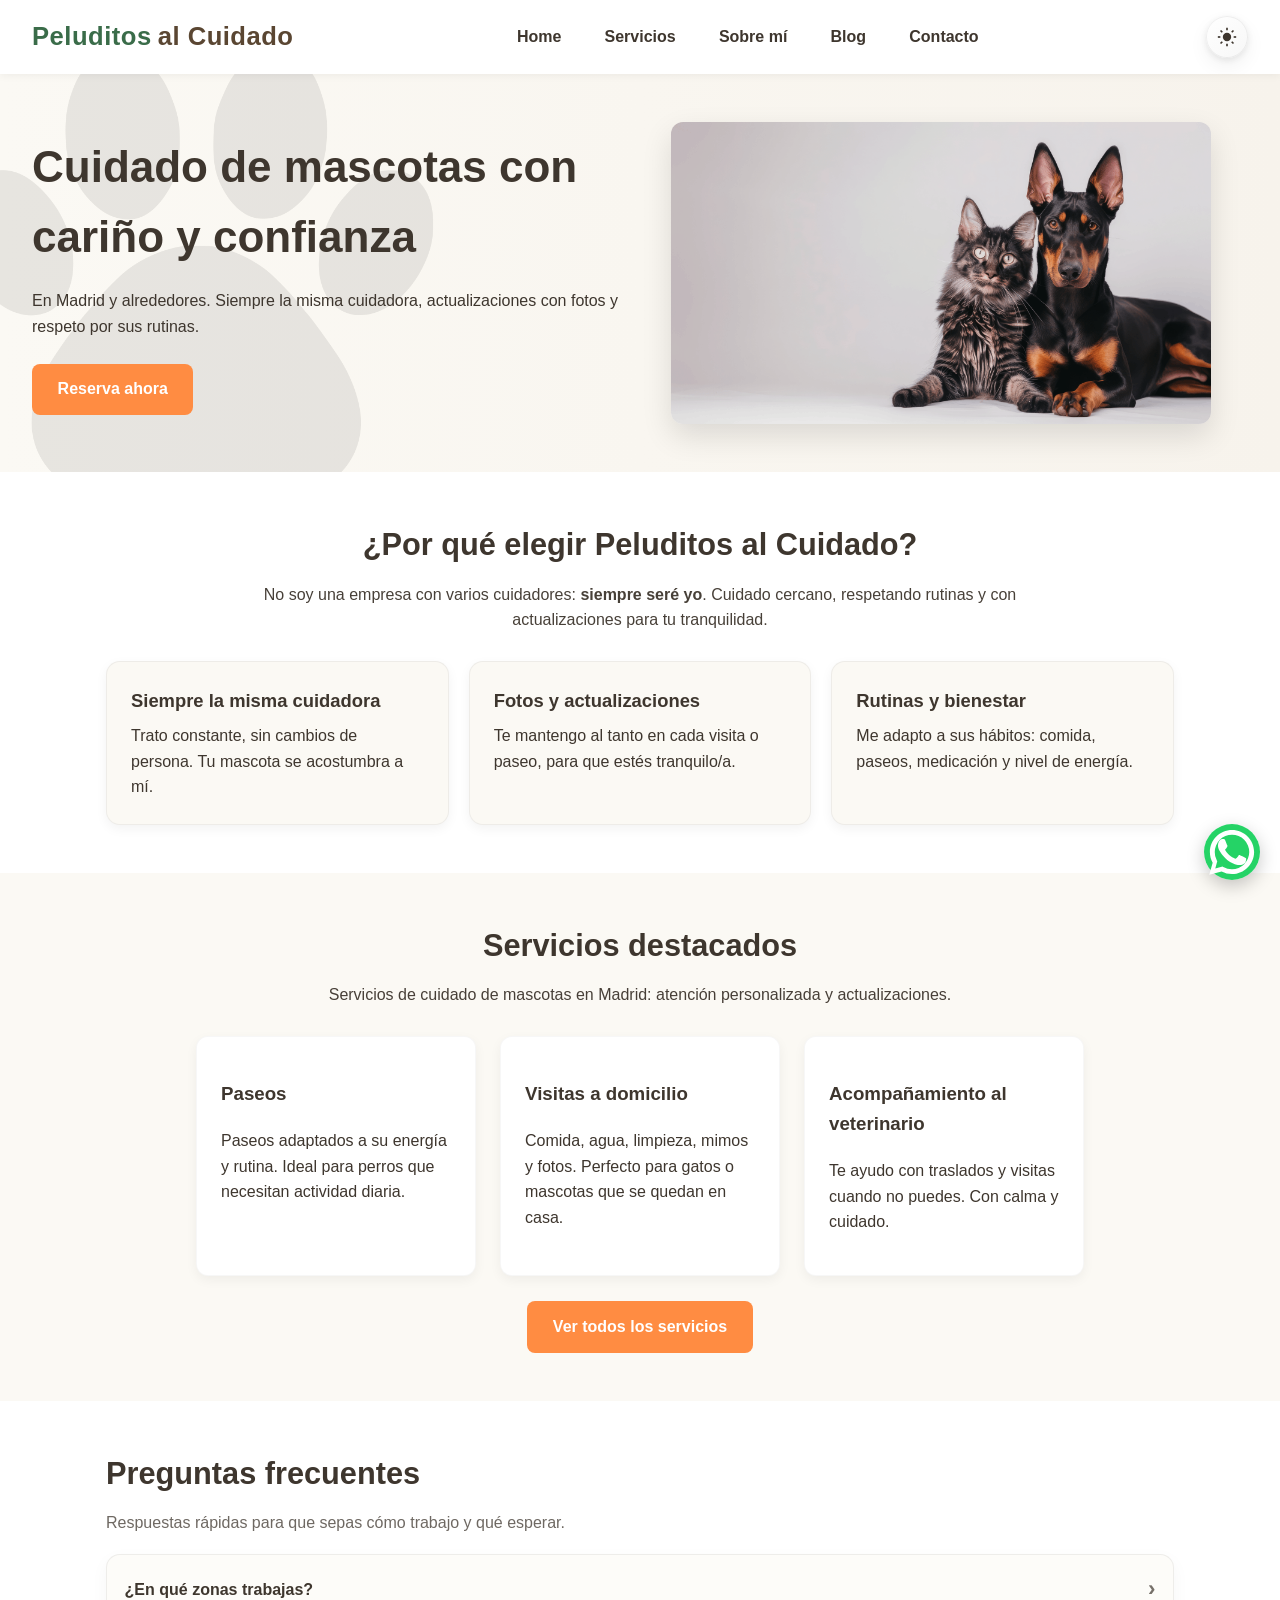
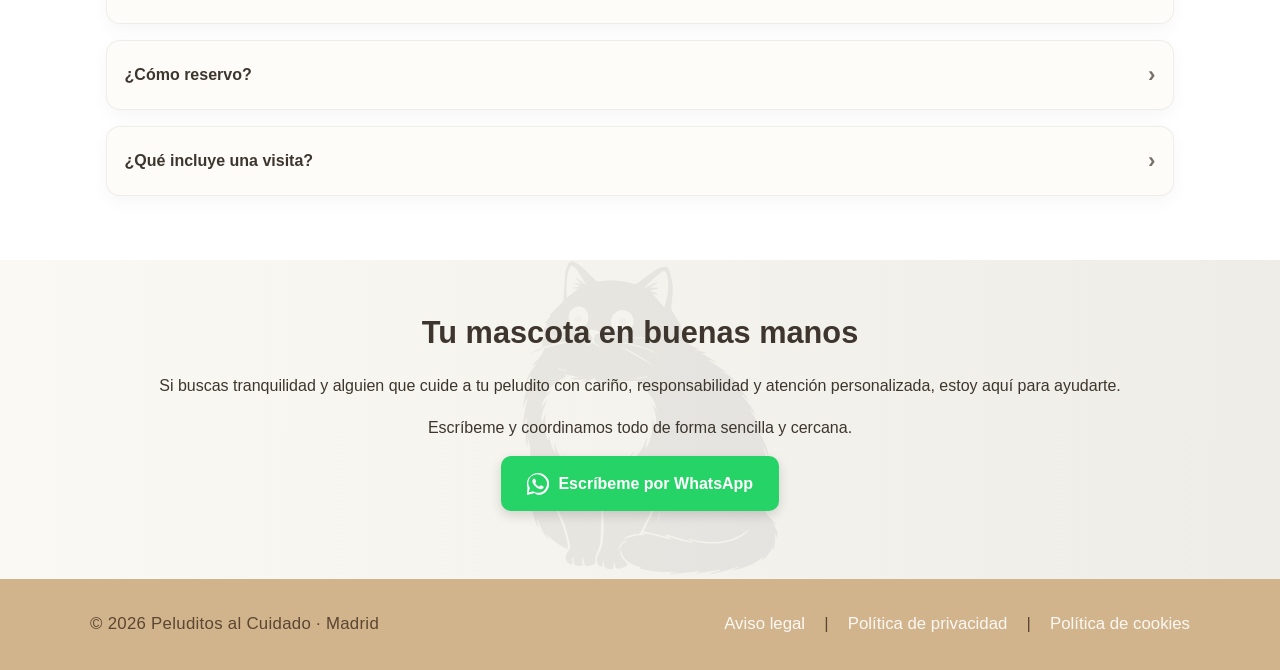
<file: index.html>
<!DOCTYPE html>
<html lang="es">

<head>
    <meta charset="UTF-8" />
    <title>Cuidado de Mascotas en Madrid | Peluditos al Cuidado</title>
    <meta name="viewport" content="width=device-width, initial-scale=1" />
    <meta name="description"
        content="Cuidado de mascotas en Madrid: paseos, visitas a domicilio, acompañamiento al veterinario y atención personalizada. Siempre la misma cuidadora y actualizaciones con fotos." />
    <meta name="robots" content="index,follow" />
    <link rel="stylesheet" href="styles.css" />
</head>

<body>
    <!-- HEADER -->
    <header class="site-header">
        <a href="index.html" class="logo" aria-label="Peluditos al Cuidado">
            <span class="parte1">Peluditos</span>
            <span class="parte2">al Cuidado</span>
        </a>

        <!-- Botón hamburguesa (solo se muestra en móvil con CSS) -->
        <button class="nav-toggle" aria-label="Abrir menú" aria-controls="primary-nav" aria-expanded="false">
            <svg viewBox="0 0 24 24" width="24" height="24" aria-hidden="true">
                <path d="M3 6h18M3 12h18M3 18h18" stroke="currentColor" stroke-width="2" stroke-linecap="round" />
            </svg>
        </button>

        <nav id="primary-nav" aria-label="Navegación principal">
            <ul class="menu">
                <li><a href="index.html" aria-current="page">Home</a></li>
                <li><a href="servicios.html">Servicios</a></li>
                <li><a href="sobre-mi.html">Sobre mí</a></li>
                <li><a href="http://localhost:8000/blog">Blog</a></li>
                <li><a href="contacto.html">Contacto</a></li>
            </ul>
        </nav>

        <button id="themeToggle" class="theme-toggle" aria-label="Cambiar tema" aria-pressed="false"
            title="Cambiar tema">
            <!-- Sol -->
            <svg class="sun" viewBox="0 0 24 24" width="20" height="20" fill="currentColor" aria-hidden="true">
                <circle cx="12" cy="12" r="5"></circle>
                <g stroke="currentColor" stroke-width="2">
                    <line x1="12" y1="1" x2="12" y2="4"></line>
                    <line x1="12" y1="20" x2="12" y2="23"></line>
                    <line x1="4.22" y1="4.22" x2="6.34" y2="6.34"></line>
                    <line x1="17.66" y1="17.66" x2="19.78" y2="19.78"></line>
                    <line x1="1" y1="12" x2="4" y2="12"></line>
                    <line x1="20" y1="12" x2="23" y2="12"></line>
                    <line x1="4.22" y1="19.78" x2="6.34" y2="17.66"></line>
                    <line x1="17.66" y1="6.34" x2="19.78" y2="4.22"></line>
                </g>
            </svg>

            <!-- Luna -->
            <svg class="moon" viewBox="0 0 24 24" width="20" height="20" fill="currentColor" aria-hidden="true">
                <path d="M21 12.79A9 9 0 1111.21 3 7 7 0 0021 12.79z"></path>
            </svg>
        </button>
    </header>

    <!-- HERO -->
    <section class="hero" id="inicio">
        <div class="hero-text">
            <h1>Cuidado de mascotas con cariño y confianza</h1>
            <p>En Madrid y alrededores. Siempre la misma cuidadora, actualizaciones con fotos y respeto por sus rutinas.
            </p>
            <a href="contacto.html" class="btn-cta">Reserva ahora</a>
        </div>

        <div class="hero-image">
            <img src="fotos/hero-mascotas.png" alt="Perro y gato juntos representando cuidado y compañia"
                loading="eager" />
        </div>
    </section>

    <!-- PORQUE -->
    <section class="porque">
        <div class="container">
            <h2>¿Por qué elegir Peluditos al Cuidado?</h2>
            <p class="porque-sub">
                No soy una empresa con varios cuidadores: <strong>siempre seré yo</strong>.
                Cuidado cercano, respetando rutinas y con actualizaciones para tu tranquilidad.
            </p>

            <div class="porque-grid">
                <article class="porque-card">
                    <h3>Siempre la misma cuidadora</h3>
                    <p>Trato constante, sin cambios de persona. Tu mascota se acostumbra a mí.</p>
                </article>

                <article class="porque-card">
                    <h3>Fotos y actualizaciones</h3>
                    <p>Te mantengo al tanto en cada visita o paseo, para que estés tranquilo/a.</p>
                </article>

                <article class="porque-card">
                    <h3>Rutinas y bienestar</h3>
                    <p>Me adapto a sus hábitos: comida, paseos, medicación y nivel de energía.</p>
                </article>
            </div>
        </div>
    </section>

    <!-- SERVICIOS DESTACADOS -->
    <section class="servicios-home" id="servicios-destacados">
        <div class="container">
            <h2>Servicios destacados</h2>
            <p class="servicios-home-sub">
                Servicios de cuidado de mascotas en Madrid: atención personalizada y actualizaciones.
            </p>

            <div class="cards">
                <article class="card">
                    <h3>Paseos</h3>
                    <p>Paseos adaptados a su energía y rutina. Ideal para perros que necesitan actividad diaria.</p>
                </article>

                <article class="card">
                    <h3>Visitas a domicilio</h3>
                    <p>Comida, agua, limpieza, mimos y fotos. Perfecto para gatos o mascotas que se quedan en casa.</p>
                </article>

                <article class="card">
                    <h3>Acompañamiento al veterinario</h3>
                    <p>Te ayudo con traslados y visitas cuando no puedes. Con calma y cuidado.</p>
                </article>
            </div>

            <div class="servicios-home-cta">
                <a href="servicios.html" class="btn-cta">Ver todos los servicios</a>
            </div>
        </div>
    </section>

    <!-- FAQ -->
    <section class="faq" id="faq">
        <div class="container">
            <h2>Preguntas frecuentes</h2>
            <p class="faq-intro">Respuestas rápidas para que sepas cómo trabajo y qué esperar.</p>

            <details class="faq-item">
                <summary>¿En qué zonas trabajas?</summary>
                <div class="faq-content">
                    <p>Trabajo en Madrid y alrededores cercanos. Si me dices tu zona o barrio, te confirmo
                        disponibilidad y tiempos.</p>
                </div>
            </details>

            <details class="faq-item">
                <summary>¿Cómo reservo?</summary>
                <div class="faq-content">
                    <p>Escríbeme por WhatsApp con la fecha, horario y tipo de servicio. Te confirmo y dejamos todo
                        cerrado en minutos.</p>
                </div>
            </details>

            <details class="faq-item">
                <summary>¿Qué incluye una visita?</summary>
                <div class="faq-content">
                    <p>Agua y comida (según instrucciones), limpieza básica de la zona, mimos/juego y actualización con
                        foto o mensaje.</p>
                </div>
            </details>
        </div>
    </section>

    <!-- CONTACTO -->
    <section class="contacto" id="contacto">
        <h2>Tu mascota en buenas manos</h2>
        <p>
            Si buscas tranquilidad y alguien que cuide a tu peludito con cariño,
            responsabilidad y atención personalizada, estoy aquí para ayudarte.
        </p>
        <p>Escríbeme y coordinamos todo de forma sencilla y cercana.</p>

        <a href="https://wa.me/34619314797?text=Hola%20Carolina%2C%20quiero%20informaci%C3%B3n%20sobre%20los%20servicios"
            class="btn-cta whatsapp-btn" target="_blank" rel="noopener noreferrer">
            <svg class="wa-icon" viewBox="0 0 24 24" aria-hidden="true">
                <path fill="currentColor"
                    d="M20.52 3.48A11.77 11.77 0 0012 0a11.94 11.94 0 00-11.5 15.79L0 24l8.43-2.22A11.93 11.93 0 0012 24a12 12 0 008.52-20.52zM12 21.54a9.57 9.57 0 01-4.86-1.3l-.35-.2-5 1.31 1.34-4.88-.23-.38a9.55 9.55 0 01-1.49-5.1 9.58 9.58 0 0116.38-6.77A9.58 9.58 0 0112 21.54zm5.44-7.21c-.3-.15-1.76-.87-2.04-.97-.27-.1-.47-.15-.66.15s-.77.97-.95 1.16c-.17.18-.35.2-.64.07-.3-.14-1.27-.47-2.42-1.49a9.3 9.3 0 01-1.74-2.15c-.18-.3 0-.46.13-.6.13-.13.3-.34.45-.5.15-.17.2-.3.3-.5.1-.2.05-.38-.02-.53-.07-.14-.66-1.59-.9-2.2-.24-.58-.48-.5-.66-.51h-.57c-.2 0-.52.08-.8.38s-1.05 1.03-1.05 2.5 1.08 2.9 1.23 3.1c.15.2 2.14 3.25 5.18 4.55.72.31 1.29.5 1.72.64.72.23 1.38.2 1.9.13.58-.09 1.77-.73 2.02-1.44.25-.7.25-1.3.17-1.44-.08-.13-.29-.2-.6-.36z" />
            </svg>
            <span>Escríbeme por WhatsApp</span>
        </a>
    </section>

    <!-- FOOTER -->
    <footer class="site-footer">
        <div class="footer-simple">
            <p>&copy; 2026 Peluditos al Cuidado · Madrid</p>

            <div class="footer-legal-links">
                <a href="aviso-legal.html">Aviso legal</a>
                <span>|</span>
                <a href="politica-privacidad.html">Política de privacidad</a>
                <span>|</span>
                <a href="politica-cookies.html">Política de cookies</a>
            </div>
        </div>
    </footer>

    <!-- JS principal -->
    <script src="scripts.js" defer></script>

    <!-- BOTÓN WHATSAPP (flotante) -->
    <a href="https://wa.me/34619314797?text=Hola%20Carolina%2C%20quiero%20informaci%C3%B3n%20sobre%20los%20servicios%20de%20cuidado%20de%20mascotas"
        class="whatsapp-float" target="_blank" rel="noopener noreferrer" aria-label="Chatea por WhatsApp"
        data-tooltip="¡Chatea conmigo!">
        <svg class="wa-icon" viewBox="0 0 24 24" aria-hidden="true" focusable="false">
            <circle cx="12" cy="12" r="12" fill="#25D366" />
            <path fill="#FFFFFF"
                d="M17.472 14.382c-.297-.148-1.758-.867-2.03-.967-.273-.099-.473-.148-.673.149-.198.297-.772.967-.946 1.164-.173.198-.347.223-.644.074-.297-.149-1.255-.462-2.39-1.475-.883-.788-1.48-1.761-1.653-2.058-.173-.297-.018-.458.13-.606.134-.133.297-.347.446-.521.149-.173.198-.297.298-.495.099-.198.05-.372-.025-.521-.075-.149-.673-1.611-.923-2.208-.242-.581-.487-.502-.672-.512l-.571-.01c-.198 0-.521.074-.793.372s-1.04 1.016-1.04 2.479 1.065 2.876 1.213 3.074c.149.198 2.095 3.2 5.076 4.487.709.306 1.262.489 1.694.626.712.226 1.36.194 1.872.118.571-.085 1.758-.718 2.006-1.413.248-.694.248-1.289.173-1.413-.074-.124-.272-.198-.57-.347zM21.478 12c0-5.22-4.258-9.478-9.478-9.478S2.522 6.78 2.522 12c0 1.667.436 3.236 1.197 4.598L2.25 21.75l5.29-1.39A9.42 9.42 0 0 0 12 21.478C17.22 21.478 21.478 17.22 21.478 12zm-2.087 0A7.391 7.391 0 0 1 12 19.391a7.35 7.35 0 0 1-3.75-1.014l-.27-.161-3.143.825.84-3.07-.175-.281A7.35 7.35 0 0 1 4.609 12 7.391 7.391 0 0 1 12 4.609 7.391 7.391 0 0 1 19.391 12z" />
        </svg>
    </a>

    <button id="toTop" aria-label="Volver arriba">
        <svg viewBox="0 0 24 24" width="22" height="22" stroke="white" stroke-width="2" fill="none"
            stroke-linecap="round" stroke-linejoin="round" aria-hidden="true">
            <path d="M18 15l-6-6-6 6" />
        </svg>
    </button>

    <!-- Lightbox con navegación -->
    <div id="lightbox" aria-hidden="true">
        <button class="lb-close" aria-label="Cerrar (Esc)">✕</button>
        <button class="lb-nav lb-prev" aria-label="Foto anterior">‹</button>
        <img class="lb-img" alt="Foto ampliada" />
        <div class="lb-spinner" aria-hidden="true"></div>
        <button class="lb-nav lb-next" aria-label="Foto siguiente">›</button>
    </div>
</body>

</html>
</file>
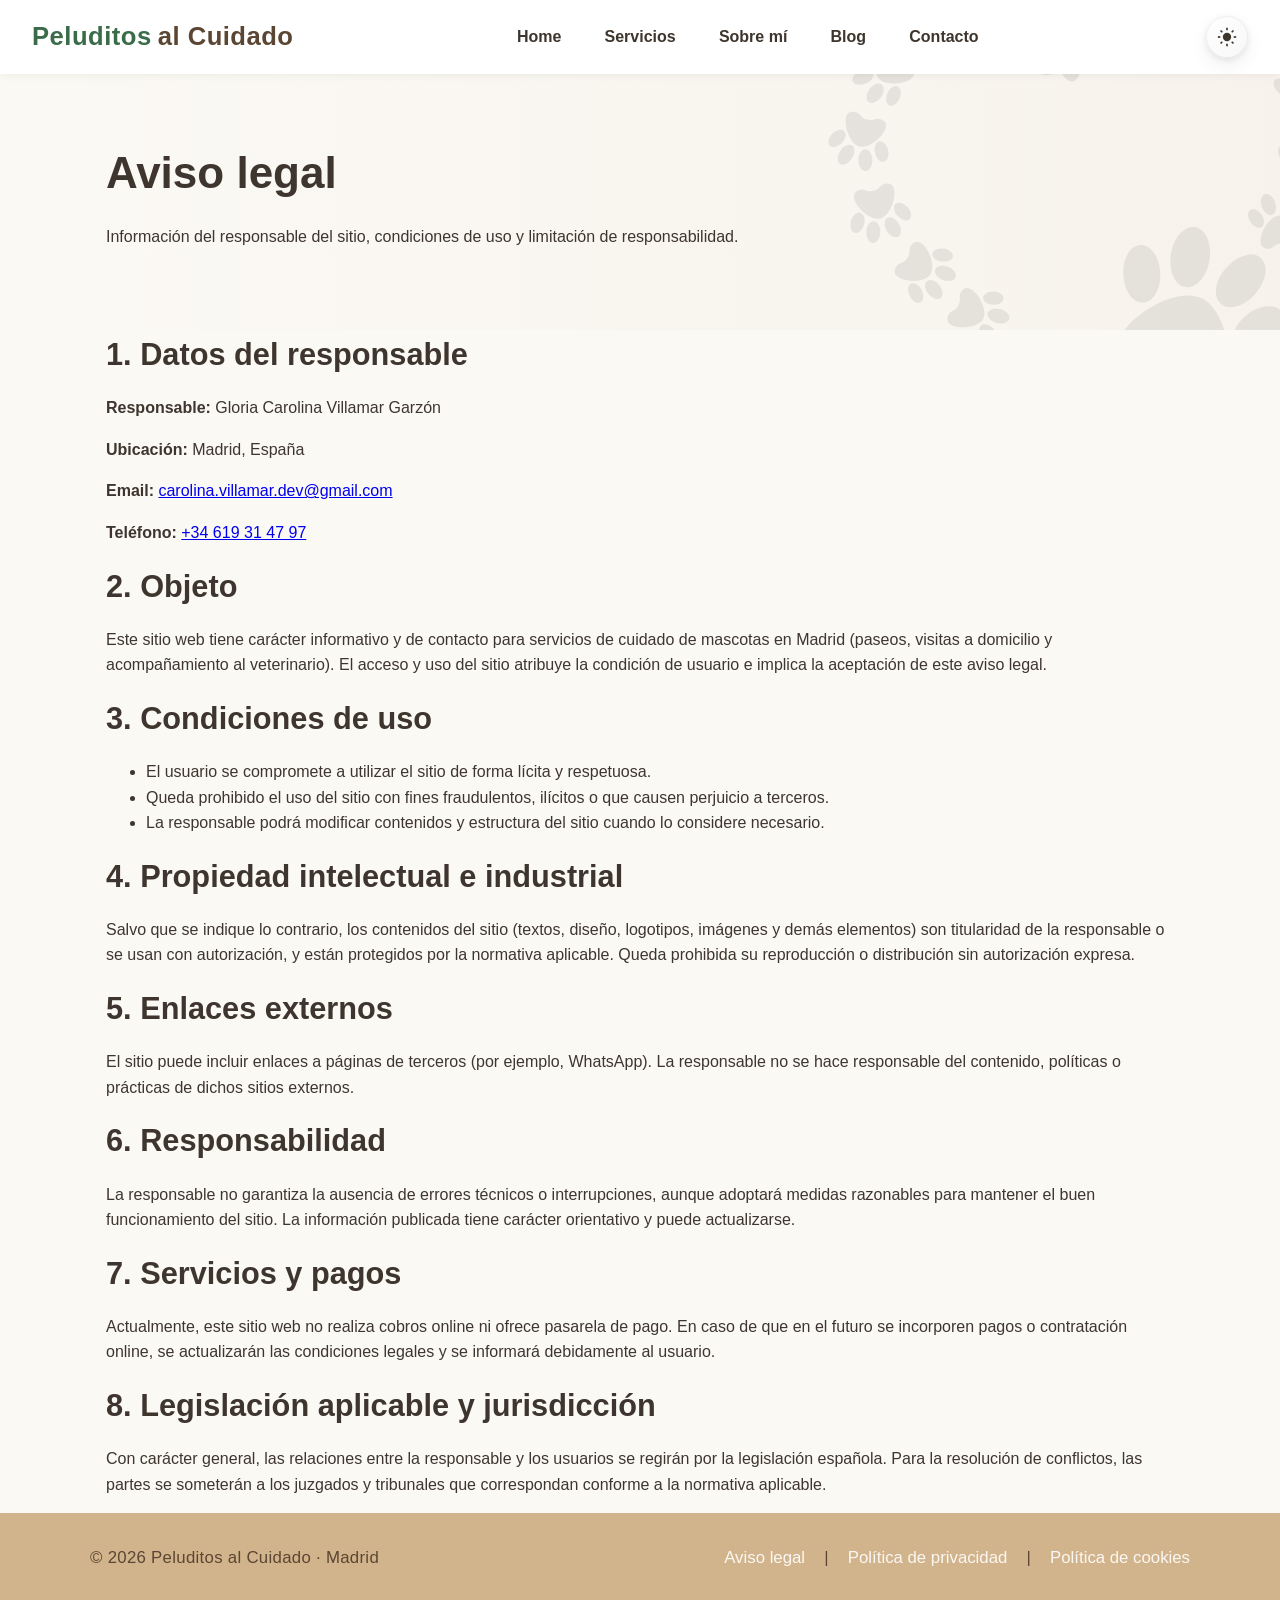
<file: aviso-legal.html>
<!DOCTYPE html>
<html lang="es">

<head>
    <meta charset="UTF-8" />
    <title>Aviso legal | Peluditos al Cuidado</title>
    <meta name="viewport" content="width=device-width, initial-scale=1" />
    <meta name="description"
        content="Aviso legal del sitio web Peluditos al Cuidado. Información del responsable, condiciones de uso y limitación de responsabilidad." />
    <meta name="robots" content="index,follow" />
    <link rel="stylesheet" href="styles.css" />
</head>

<body>

    <!-- HEADER (igual que tus otras páginas) -->
    <header class="site-header">
        <a href="index.html" class="logo" aria-label="Peluditos al Cuidado">
            <span class="parte1">Peluditos</span>
            <span class="parte2">al Cuidado</span>
        </a>

        <button class="nav-toggle" aria-label="Abrir menú" aria-controls="primary-nav" aria-expanded="false">
            <svg viewBox="0 0 24 24" width="24" height="24" aria-hidden="true">
                <path d="M3 6h18M3 12h18M3 18h18" stroke="currentColor" stroke-width="2" stroke-linecap="round" />
            </svg>
        </button>

        <nav id="primary-nav">
            <ul class="menu">
                <li><a href="index.html">Home</a></li>
                <li><a href="servicios.html">Servicios</a></li>
                <li><a href="sobre-mi.html">Sobre mí</a></li>
                <li><a href="http://localhost:8000/blog">Blog</a></li>
                <li><a href="contacto.html">Contacto</a></li>
            </ul>
        </nav>

        <button id="themeToggle" class="theme-toggle" aria-label="Cambiar tema" aria-pressed="false"
            title="Cambiar tema">
            <svg class="sun" viewBox="0 0 24 24" width="20" height="20" fill="currentColor" aria-hidden="true">
                <circle cx="12" cy="12" r="5"></circle>
                <g stroke="currentColor" stroke-width="2">
                    <line x1="12" y1="1" x2="12" y2="4"></line>
                    <line x1="12" y1="20" x2="12" y2="23"></line>
                    <line x1="4.22" y1="4.22" x2="6.34" y2="6.34"></line>
                    <line x1="17.66" y1="17.66" x2="19.78" y2="19.78"></line>
                    <line x1="1" y1="12" x2="4" y2="12"></line>
                    <line x1="20" y1="12" x2="23" y2="12"></line>
                    <line x1="4.22" y1="19.78" x2="6.34" y2="17.66"></line>
                    <line x1="17.66" y1="6.34" x2="19.78" y2="4.22"></line>
                </g>
            </svg>
            <svg class="moon" viewBox="0 0 24 24" width="20" height="20" fill="currentColor" aria-hidden="true">
                <path d="M21 12.79A9 9 0 1111.21 3 7 7 0 0021 12.79z"></path>
            </svg>
        </button>
    </header>

    <!-- HERO -->
    <section class="legal-hero">
        <div class="container">
            <h1>Aviso legal</h1>
            <p>Información del responsable del sitio, condiciones de uso y limitación de responsabilidad.</p>
        </div>
    </section>

    <!-- CONTENIDO -->
    <main class="legal-page">
        <div class="container">
            <article class="legal-card">

                <h2>1. Datos del responsable</h2>
                <div class="legal-box">
                    <p><strong>Responsable:</strong> Gloria Carolina Villamar Garzón</p>
                    <p><strong>Ubicación:</strong> Madrid, España</p>
                    <p><strong>Email:</strong> <a
                            href="mailto:carolina.villamar.dev@gmail.com">carolina.villamar.dev@gmail.com</a></p>
                    <p><strong>Teléfono:</strong> <a href="tel:+34619314797">+34 619 31 47 97</a></p>
                </div>

                <h2>2. Objeto</h2>
                <p>
                    Este sitio web tiene carácter informativo y de contacto para servicios de cuidado de mascotas en
                    Madrid
                    (paseos, visitas a domicilio y acompañamiento al veterinario). El acceso y uso del sitio atribuye la
                    condición
                    de usuario e implica la aceptación de este aviso legal.
                </p>

                <h2>3. Condiciones de uso</h2>
                <ul>
                    <li>El usuario se compromete a utilizar el sitio de forma lícita y respetuosa.</li>
                    <li>Queda prohibido el uso del sitio con fines fraudulentos, ilícitos o que causen perjuicio a
                        terceros.</li>
                    <li>La responsable podrá modificar contenidos y estructura del sitio cuando lo considere necesario.
                    </li>
                </ul>

                <h2>4. Propiedad intelectual e industrial</h2>
                <p>
                    Salvo que se indique lo contrario, los contenidos del sitio (textos, diseño, logotipos, imágenes y
                    demás
                    elementos) son titularidad de la responsable o se usan con autorización, y están protegidos por la
                    normativa
                    aplicable. Queda prohibida su reproducción o distribución sin autorización expresa.
                </p>

                <h2>5. Enlaces externos</h2>
                <p>
                    El sitio puede incluir enlaces a páginas de terceros (por ejemplo, WhatsApp). La responsable no se
                    hace
                    responsable del contenido, políticas o prácticas de dichos sitios externos.
                </p>

                <h2>6. Responsabilidad</h2>
                <p>
                    La responsable no garantiza la ausencia de errores técnicos o interrupciones, aunque adoptará
                    medidas
                    razonables para mantener el buen funcionamiento del sitio. La información publicada tiene carácter
                    orientativo
                    y puede actualizarse.
                </p>

                <h2>7. Servicios y pagos</h2>
                <p>
                    Actualmente, este sitio web no realiza cobros online ni ofrece pasarela de pago. En caso de que en
                    el futuro se
                    incorporen pagos o contratación online, se actualizarán las condiciones legales y se informará
                    debidamente al
                    usuario.
                </p>

                <h2>8. Legislación aplicable y jurisdicción</h2>
                <p>
                    Con carácter general, las relaciones entre la responsable y los usuarios se regirán por la
                    legislación española.
                    Para la resolución de conflictos, las partes se someterán a los juzgados y tribunales que
                    correspondan conforme a
                    la normativa aplicable.
                </p>

            </article>
        </div>
    </main>

    <!-- FOOTER -->
    <footer class="site-footer">
        <div class="footer-simple">
            <p>&copy; 2026 Peluditos al Cuidado · Madrid</p>
            <div class="footer-legal-links">
                <a href="aviso-legal.html" aria-current="page">Aviso legal</a>
                <span>|</span>
                <a href="politica-privacidad.html">Política de privacidad</a>
                <span>|</span>
                <a href="politica-cookies.html">Política de cookies</a>
            </div>
        </div>
    </footer>

    <script src="scripts.js" defer></script>
</body>

</html>
</file>
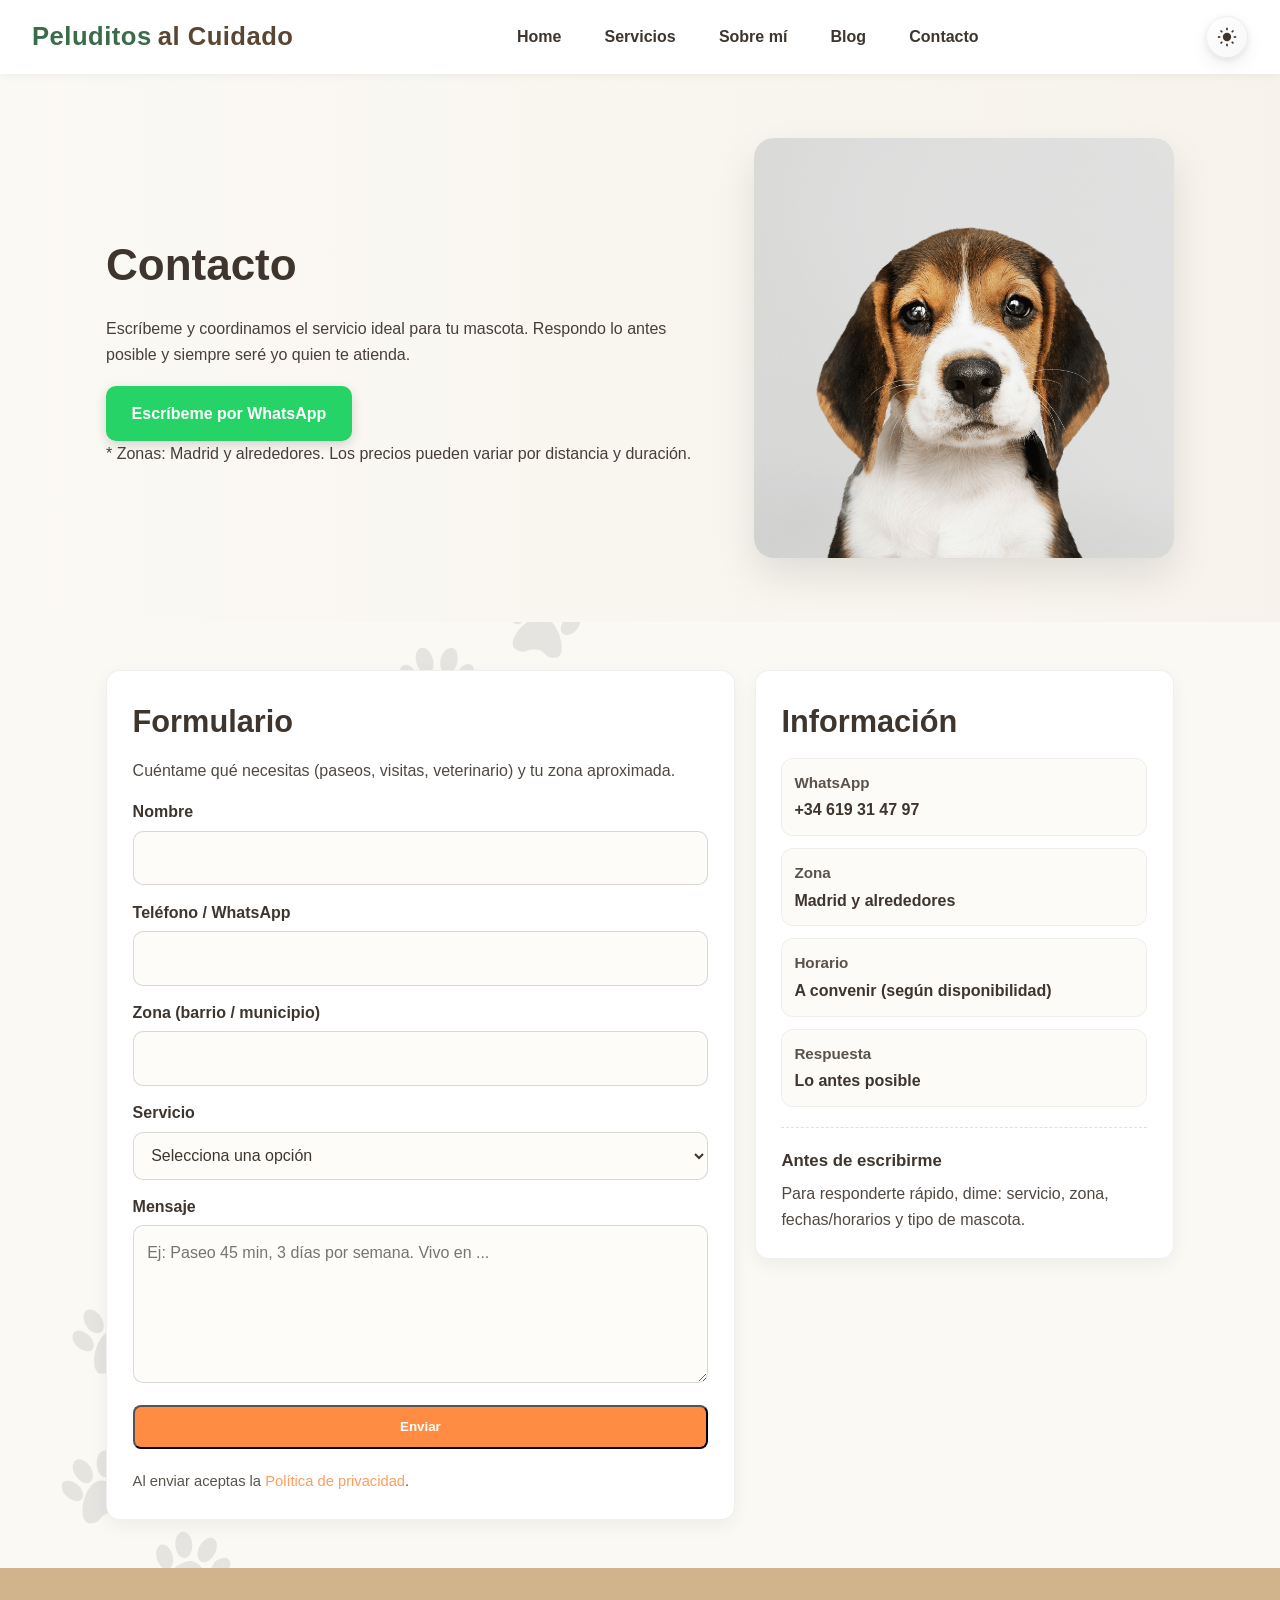
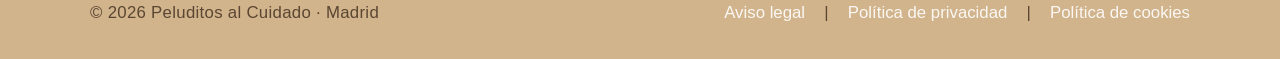
<file: contacto.html>
<!DOCTYPE html>
<html lang="es">

<head>
    <meta charset="UTF-8" />
    <title>Contacto | Cuidadora de Mascotas en Madrid | Peluditos al Cuidado</title>
    <meta name="viewport" content="width=device-width, initial-scale=1" />
    <meta name="description"
        content="Contacto con Peluditos al Cuidado: cuidadora de mascotas en Madrid. Reserva paseos, visitas a domicilio o acompañamiento al veterinario por WhatsApp o formulario." />
    <meta name="robots" content="index,follow" />
    <link rel="stylesheet" href="styles.css" />
</head>

<body>
    <!-- HEADER -->
    <header class="site-header">
        <a href="index.html" class="logo" aria-label="Peluditos al Cuidado">
            <span class="parte1">Peluditos</span>
            <span class="parte2">al Cuidado</span>
        </a>

        <button class="nav-toggle" aria-label="Abrir menú" aria-controls="primary-nav" aria-expanded="false">
            <svg viewBox="0 0 24 24" width="24" height="24" aria-hidden="true">
                <path d="M3 6h18M3 12h18M3 18h18" stroke="currentColor" stroke-width="2" stroke-linecap="round" />
            </svg>
        </button>

        <nav id="primary-nav">
            <ul class="menu">
                <li><a href="index.html">Home</a></li>
                <li><a href="servicios.html">Servicios</a></li>
                <li><a href="sobre-mi.html">Sobre mí</a></li>
                <li><a href="http://localhost:8000/blog">Blog</a></li>
                <li><a href="contacto.html" aria-current="page">Contacto</a></li>
            </ul>
        </nav>

        <button id="themeToggle" class="theme-toggle" aria-label="Cambiar tema" aria-pressed="false"
            title="Cambiar tema">
            <svg class="sun" viewBox="0 0 24 24" width="20" height="20" fill="currentColor" aria-hidden="true">
                <circle cx="12" cy="12" r="5"></circle>
                <g stroke="currentColor" stroke-width="2">
                    <line x1="12" y1="1" x2="12" y2="4"></line>
                    <line x1="12" y1="20" x2="12" y2="23"></line>
                    <line x1="4.22" y1="4.22" x2="6.34" y2="6.34"></line>
                    <line x1="17.66" y1="17.66" x2="19.78" y2="19.78"></line>
                    <line x1="1" y1="12" x2="4" y2="12"></line>
                    <line x1="20" y1="12" x2="23" y2="12"></line>
                    <line x1="4.22" y1="19.78" x2="6.34" y2="17.66"></line>
                    <line x1="17.66" y1="6.34" x2="19.78" y2="4.22"></line>
                </g>
            </svg>
            <svg class="moon" viewBox="0 0 24 24" width="20" height="20" fill="currentColor" aria-hidden="true">
                <path d="M21 12.79A9 9 0 1111.21 3 7 7 0 0021 12.79z"></path>
            </svg>
        </button>
    </header>

    <!-- HERO CONTACTO -->
    <section class="contacto-hero">
        <div class="container contacto-hero-inner">
            <div class="contacto-hero-text">
                <h1>Contacto</h1>
                <p>
                    Escríbeme y coordinamos el servicio ideal para tu mascota.
                    Respondo lo antes posible y siempre seré yo quien te atienda.
                </p>

                <div class="contacto-hero-ctas">
                    <a class="btn-cta whatsapp-btn"
                        href="https://wa.me/34619314797?text=Hola%20Carolina%2C%20quiero%20informaci%C3%B3n%20sobre%20los%20servicios%20de%20cuidado%20de%20mascotas"
                        target="_blank" rel="noopener noreferrer">
                        <span>Escríbeme por WhatsApp</span>
                    </a>
                </div>

                <p class="contacto-nota">
                    * Zonas: Madrid y alrededores. Los precios pueden variar por distancia y duración.
                </p>
            </div>

            <!-- Imagen decorativa opcional -->
            <img class="contacto-hero-img" src="fotos/CONTACTOheader.png" alt="" aria-hidden="true" loading="eager" />
        </div>
    </section>

    <!-- CONTENIDO -->
    <main class="contacto-page">
        <div class="container contacto-grid">

            <!-- FORM -->
            <section class="contacto-card" id="formulario" aria-labelledby="titulo-form">
                <h2 id="titulo-form">Formulario</h2>
                <p class="contacto-sub">
                    Cuéntame qué necesitas (paseos, visitas, veterinario) y tu zona aproximada.
                </p>

                <form class="contacto-form" action="#" method="post">
                    <div class="field">
                        <label for="nombre">Nombre</label>
                        <input id="nombre" name="nombre" type="text" autocomplete="name" required />
                    </div>

                    <div class="field">
                        <label for="telefono">Teléfono / WhatsApp</label>
                        <input id="telefono" name="telefono" type="tel" autocomplete="tel" required />
                    </div>

                    <div class="field">
                        <label for="zona">Zona (barrio / municipio)</label>
                        <input id="zona" name="zona" type="text" autocomplete="address-level2" required />
                    </div>

                    <div class="field">
                        <label for="servicio">Servicio</label>
                        <select id="servicio" name="servicio" required>
                            <option value="" selected disabled>Selecciona una opción</option>
                            <option value="paseos">Paseos</option>
                            <option value="visitas">Visitas a domicilio</option>
                            <option value="veterinario">Acompañamiento al veterinario</option>
                            <option value="otros">Otro / consultar</option>
                        </select>
                    </div>

                    <div class="field">
                        <label for="mensaje">Mensaje</label>
                        <textarea id="mensaje" name="mensaje" rows="5" required
                            placeholder="Ej: Paseo 45 min, 3 días por semana. Vivo en ..."></textarea>
                    </div>

                    <button type="submit" class="btn-cta">Enviar</button>

                    <p class="contacto-legal">
                        Al enviar aceptas la <a href="politica-privacidad.html">Política de privacidad</a>.
                    </p>
                </form>
            </section>

            <!-- INFO RÁPIDA -->
            <aside class="contacto-card" aria-labelledby="titulo-info">
                <h2 id="titulo-info">Información</h2>

                <ul class="contacto-info">
                    <li>
                        <span class="k">WhatsApp</span>
                        <a class="v" href="https://wa.me/34619314797" target="_blank" rel="noopener noreferrer">+34 619
                            31 47 97</a>
                    </li>
                    <li>
                        <span class="k">Zona</span>
                        <span class="v">Madrid y alrededores</span>
                    </li>
                    <li>
                        <span class="k">Horario</span>
                        <span class="v">A convenir (según disponibilidad)</span>
                    </li>
                    <li>
                        <span class="k">Respuesta</span>
                        <span class="v">Lo antes posible</span>
                    </li>
                </ul>

                <div class="contacto-mini">
                    <h3>Antes de escribirme</h3>
                    <p>Para responderte rápido, dime: servicio, zona, fechas/horarios y tipo de mascota.</p>
                </div>
            </aside>

        </div>
    </main>

    <!-- FOOTER -->
    <footer class="site-footer">
        <div class="footer-simple">
            <p>&copy; 2026 Peluditos al Cuidado · Madrid</p>

            <div class="footer-legal-links">
                <a href="aviso-legal.html">Aviso legal</a>
                <span>|</span>
                <a href="politica-privacidad.html">Política de privacidad</a>
                <span>|</span>
                <a href="politica-cookies.html">Política de cookies</a>
            </div>
        </div>
    </footer>

    <script src="scripts.js" defer></script>
</body>

</html>
</file>
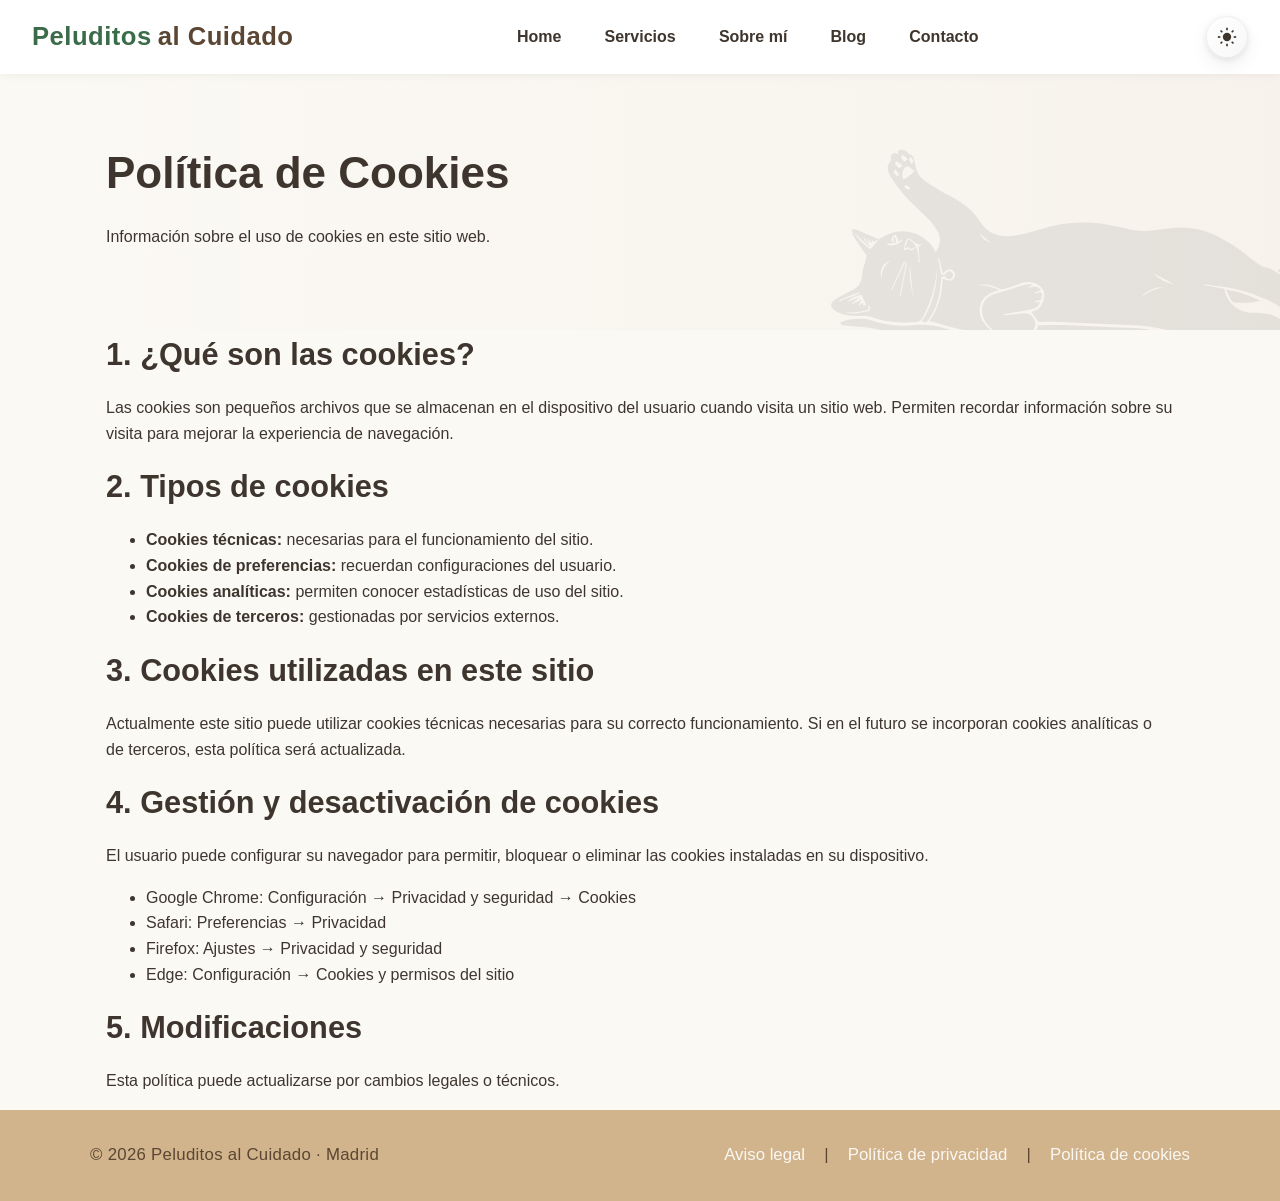
<file: politica-cookies.html>
<!DOCTYPE html>
<html lang="es">

<head>
    <meta charset="UTF-8" />
    <title>Política de Cookies | Peluditos al Cuidado</title>
    <meta name="viewport" content="width=device-width, initial-scale=1" />
    <meta name="description"
        content="Política de cookies del sitio Peluditos al Cuidado. Información sobre el uso de cookies y su gestión." />
    <meta name="robots" content="index,follow" />
    <link rel="stylesheet" href="styles.css" />
</head>

<body>

    <header class="site-header">
        <a href="index.html" class="logo" aria-label="Peluditos al Cuidado">
            <span class="parte1">Peluditos</span>
            <span class="parte2">al Cuidado</span>
        </a>

        <button class="nav-toggle" aria-label="Abrir menú" aria-controls="primary-nav" aria-expanded="false">
            <svg viewBox="0 0 24 24" width="24" height="24" aria-hidden="true">
                <path d="M3 6h18M3 12h18M3 18h18" stroke="currentColor" stroke-width="2" stroke-linecap="round" />
            </svg>
        </button>

        <nav id="primary-nav">
            <ul class="menu">
                <li><a href="index.html">Home</a></li>
                <li><a href="servicios.html">Servicios</a></li>
                <li><a href="sobre-mi.html">Sobre mí</a></li>
                <li><a href="http://localhost:8000/blog">Blog</a></li>
                <li><a href="contacto.html">Contacto</a></li>
            </ul>
        </nav>

        <button id="themeToggle" class="theme-toggle" aria-label="Cambiar tema" aria-pressed="false"
            title="Cambiar tema">
            <svg class="sun" viewBox="0 0 24 24" width="20" height="20" fill="currentColor" aria-hidden="true">
                <circle cx="12" cy="12" r="5"></circle>
                <g stroke="currentColor" stroke-width="2">
                    <line x1="12" y1="1" x2="12" y2="4"></line>
                    <line x1="12" y1="20" x2="12" y2="23"></line>
                    <line x1="4.22" y1="4.22" x2="6.34" y2="6.34"></line>
                    <line x1="17.66" y1="17.66" x2="19.78" y2="19.78"></line>
                    <line x1="1" y1="12" x2="4" y2="12"></line>
                    <line x1="20" y1="12" x2="23" y2="12"></line>
                    <line x1="4.22" y1="19.78" x2="6.34" y2="17.66"></line>
                    <line x1="17.66" y1="6.34" x2="19.78" y2="4.22"></line>
                </g>
            </svg>

            <svg class="moon" viewBox="0 0 24 24" width="20" height="20" fill="currentColor" aria-hidden="true">
                <path d="M21 12.79A9 9 0 1111.21 3 7 7 0 0021 12.79z"></path>
            </svg>
        </button>
    </header>

    <!-- HERO -->
    <section class="cookies-hero">
        <div class="container">
            <h1>Política de Cookies</h1>
            <p>Información sobre el uso de cookies en este sitio web.</p>
        </div>
    </section>

    <!-- CONTENIDO -->
    <main class="cookies-page">
        <div class="container">
            <article class="cookies-card">

                <h2>1. ¿Qué son las cookies?</h2>
                <p>
                    Las cookies son pequeños archivos que se almacenan en el dispositivo del usuario
                    cuando visita un sitio web. Permiten recordar información sobre su visita
                    para mejorar la experiencia de navegación.
                </p>

                <h2>2. Tipos de cookies</h2>
                <ul>
                    <li><strong>Cookies técnicas:</strong> necesarias para el funcionamiento del sitio.</li>
                    <li><strong>Cookies de preferencias:</strong> recuerdan configuraciones del usuario.</li>
                    <li><strong>Cookies analíticas:</strong> permiten conocer estadísticas de uso del sitio.</li>
                    <li><strong>Cookies de terceros:</strong> gestionadas por servicios externos.</li>
                </ul>

                <h2>3. Cookies utilizadas en este sitio</h2>
                <p>
                    Actualmente este sitio puede utilizar cookies técnicas necesarias para su correcto
                    funcionamiento. Si en el futuro se incorporan cookies analíticas o de terceros,
                    esta política será actualizada.
                </p>

                <h2>4. Gestión y desactivación de cookies</h2>
                <p>
                    El usuario puede configurar su navegador para permitir, bloquear o eliminar las
                    cookies instaladas en su dispositivo.
                </p>

                <ul>
                    <li>Google Chrome: Configuración → Privacidad y seguridad → Cookies</li>
                    <li>Safari: Preferencias → Privacidad</li>
                    <li>Firefox: Ajustes → Privacidad y seguridad</li>
                    <li>Edge: Configuración → Cookies y permisos del sitio</li>
                </ul>

                <h2>5. Modificaciones</h2>
                <p>
                    Esta política puede actualizarse por cambios legales o técnicos.
                </p>

            </article>
        </div>
    </main>

    <footer class="site-footer">
        <div class="footer-simple">
            <p>&copy; 2026 Peluditos al Cuidado · Madrid</p>
            <div class="footer-legal-links">
                <a href="aviso-legal.html">Aviso legal</a>
                <span>|</span>
                <a href="politica-privacidad.html">Política de privacidad</a>
                <span>|</span>
                <a href="politica-cookies.html" aria-current="page">Política de cookies</a>
            </div>
        </div>
    </footer>

    <script src="scripts.js" defer></script>
</body>

</html>
</file>
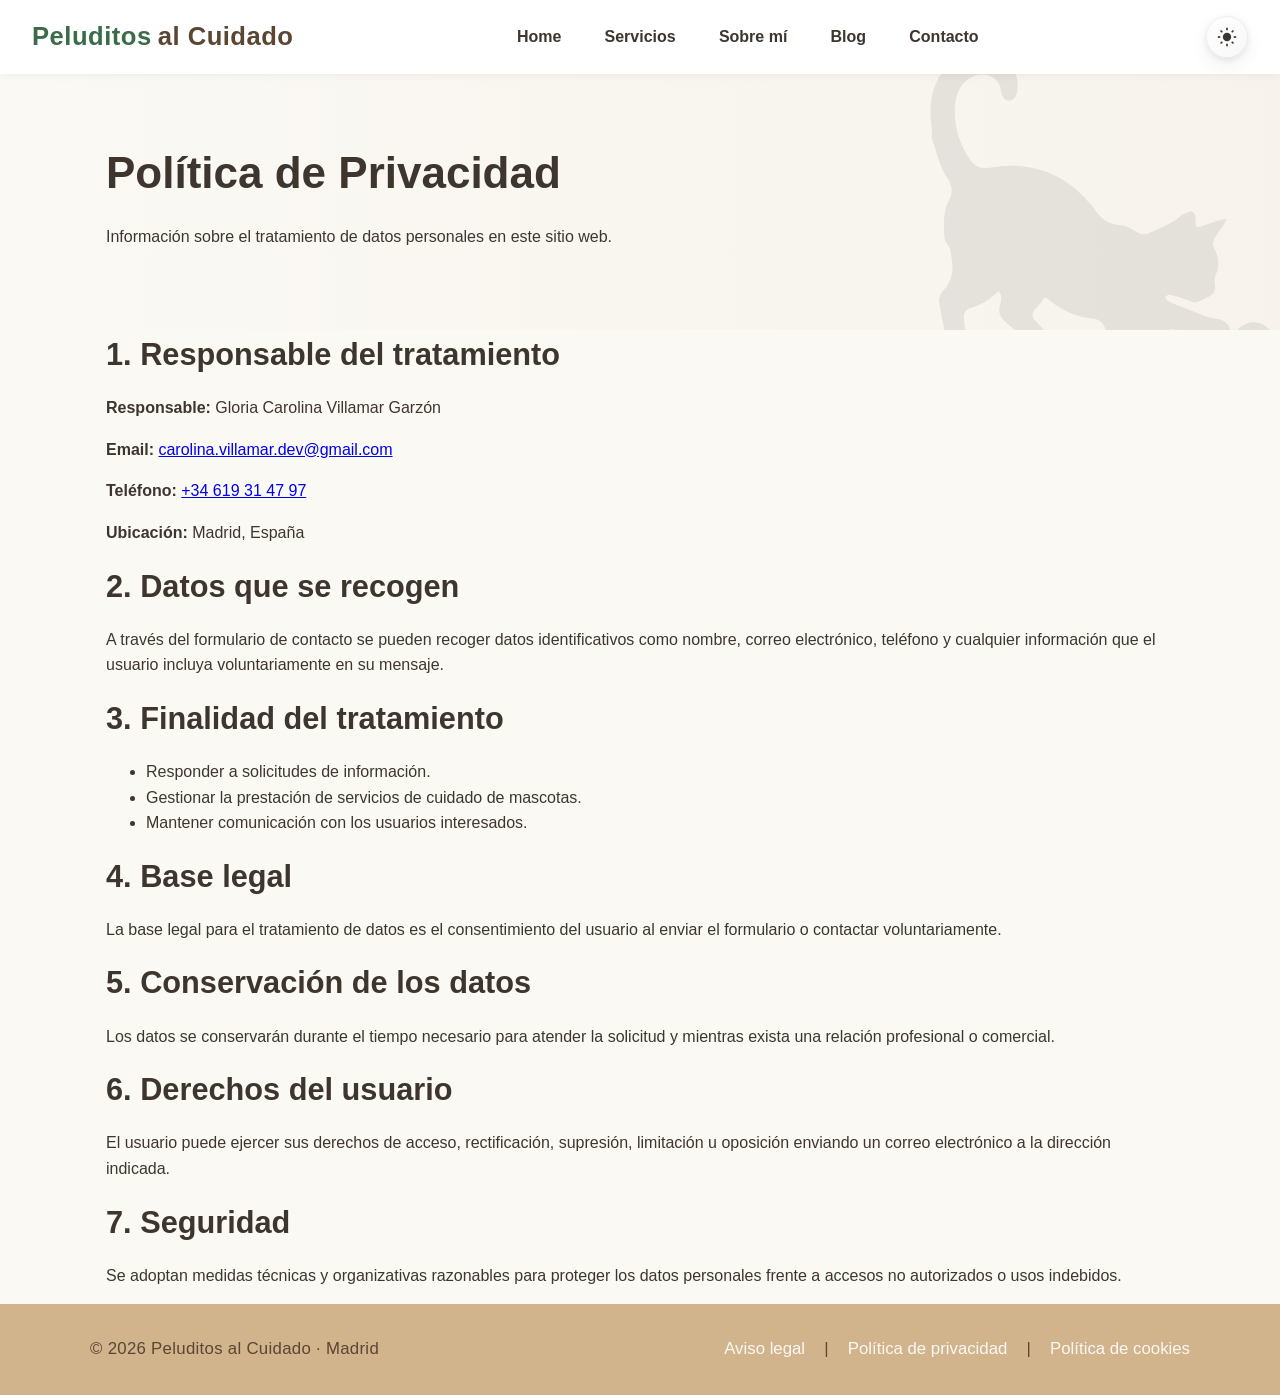
<file: politica-privacidad.html>
<!DOCTYPE html>
<html lang="es">

<head>
    <meta charset="UTF-8" />
    <title>Política de Privacidad | Peluditos al Cuidado</title>
    <meta name="viewport" content="width=device-width, initial-scale=1" />
    <meta name="description"
        content="Política de privacidad del sitio Peluditos al Cuidado. Información sobre tratamiento de datos personales." />
    <meta name="robots" content="index,follow" />
    <link rel="stylesheet" href="styles.css" />
</head>

<body>

    <header class="site-header">
        <a href="index.html" class="logo" aria-label="Peluditos al Cuidado">
            <span class="parte1">Peluditos</span>
            <span class="parte2">al Cuidado</span>
        </a>

        <button class="nav-toggle" aria-label="Abrir menú" aria-controls="primary-nav" aria-expanded="false">
            <svg viewBox="0 0 24 24" width="24" height="24" aria-hidden="true">
                <path d="M3 6h18M3 12h18M3 18h18" stroke="currentColor" stroke-width="2" stroke-linecap="round" />
            </svg>
        </button>

        <nav id="primary-nav">
            <ul class="menu">
                <li><a href="index.html">Home</a></li>
                <li><a href="servicios.html">Servicios</a></li>
                <li><a href="sobre-mi.html">Sobre mí</a></li>
                <li><a href="http://localhost:8000/blog">Blog</a></li>
                <li><a href="contacto.html">Contacto</a></li>
            </ul>
        </nav>

        <button id="themeToggle" class="theme-toggle" aria-label="Cambiar tema" aria-pressed="false"
            title="Cambiar tema">
            <svg class="sun" viewBox="0 0 24 24" width="20" height="20" fill="currentColor" aria-hidden="true">
                <circle cx="12" cy="12" r="5"></circle>
                <g stroke="currentColor" stroke-width="2">
                    <line x1="12" y1="1" x2="12" y2="4"></line>
                    <line x1="12" y1="20" x2="12" y2="23"></line>
                    <line x1="4.22" y1="4.22" x2="6.34" y2="6.34"></line>
                    <line x1="17.66" y1="17.66" x2="19.78" y2="19.78"></line>
                    <line x1="1" y1="12" x2="4" y2="12"></line>
                    <line x1="20" y1="12" x2="23" y2="12"></line>
                    <line x1="4.22" y1="19.78" x2="6.34" y2="17.66"></line>
                    <line x1="17.66" y1="6.34" x2="19.78" y2="4.22"></line>
                </g>
            </svg>

            <svg class="moon" viewBox="0 0 24 24" width="20" height="20" fill="currentColor" aria-hidden="true">
                <path d="M21 12.79A9 9 0 1111.21 3 7 7 0 0021 12.79z"></path>
            </svg>
        </button>
    </header>

    <!-- HERO -->
    <section class="privacidad-hero">
        <div class="container privacidad-hero-inner">
            <div class="privacidad-hero-text">
                <h1>Política de Privacidad</h1>
                <p>Información sobre el tratamiento de datos personales en este sitio web.</p>
            </div>
        </div>
    </section>

    <!-- CONTENIDO -->
    <main class="privacidad-page">
        <div class="container">
            <article class="privacidad-card">

                <h2>1. Responsable del tratamiento</h2>
                <div class="privacidad-box">
                    <p><strong>Responsable:</strong> Gloria Carolina Villamar Garzón</p>
                    <p><strong>Email:</strong>
                        <a href="mailto:carolina.villamar.dev@gmail.com">
                            carolina.villamar.dev@gmail.com
                        </a>
                    </p>
                    <p><strong>Teléfono:</strong>
                        <a href="tel:+34619314797">
                            +34 619 31 47 97
                        </a>
                    </p>
                    <p><strong>Ubicación:</strong> Madrid, España</p>
                </div>

                <h2>2. Datos que se recogen</h2>
                <p>
                    A través del formulario de contacto se pueden recoger datos identificativos
                    como nombre, correo electrónico, teléfono y cualquier información que el usuario
                    incluya voluntariamente en su mensaje.
                </p>

                <h2>3. Finalidad del tratamiento</h2>
                <ul>
                    <li>Responder a solicitudes de información.</li>
                    <li>Gestionar la prestación de servicios de cuidado de mascotas.</li>
                    <li>Mantener comunicación con los usuarios interesados.</li>
                </ul>

                <h2>4. Base legal</h2>
                <p>
                    La base legal para el tratamiento de datos es el consentimiento del usuario
                    al enviar el formulario o contactar voluntariamente.
                </p>

                <h2>5. Conservación de los datos</h2>
                <p>
                    Los datos se conservarán durante el tiempo necesario para atender la solicitud
                    y mientras exista una relación profesional o comercial.
                </p>

                <h2>6. Derechos del usuario</h2>
                <p>
                    El usuario puede ejercer sus derechos de acceso, rectificación, supresión,
                    limitación u oposición enviando un correo electrónico a la dirección indicada.
                </p>

                <h2>7. Seguridad</h2>
                <p>
                    Se adoptan medidas técnicas y organizativas razonables para proteger los datos
                    personales frente a accesos no autorizados o usos indebidos.
                </p>

            </article>
        </div>
    </main>

    <footer class="site-footer">
        <div class="footer-simple">
            <p>&copy; 2026 Peluditos al Cuidado · Madrid</p>
            <div class="footer-legal-links">
                <a href="aviso-legal.html">Aviso legal</a>
                <span>|</span>
                <a href="politica-privacidad.html" aria-current="page">Política de privacidad</a>
                <span>|</span>
                <a href="politica-cookies.html">Política de cookies</a>
            </div>
        </div>
    </footer>

    <script src="scripts.js" defer></script>
</body>

</html>
</file>
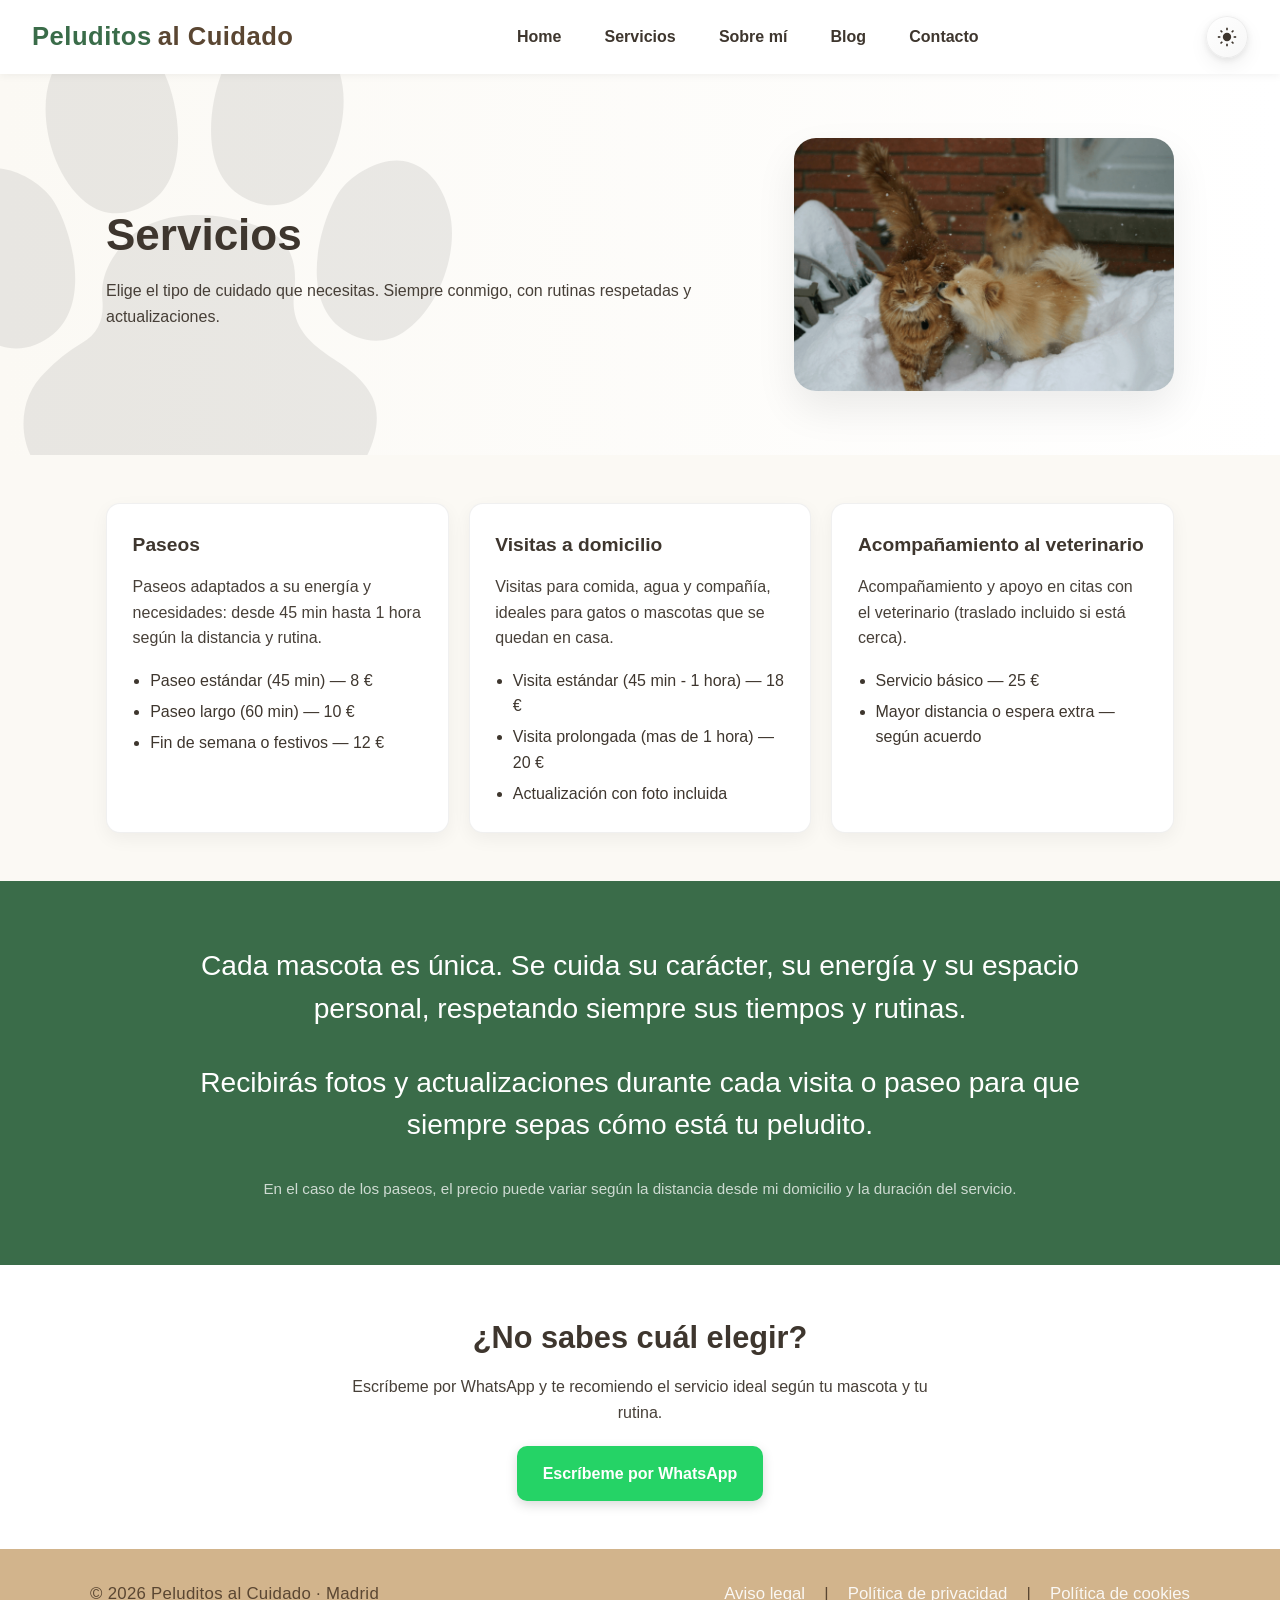
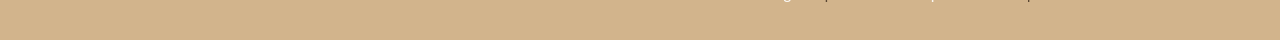
<file: servicios.html>
<!DOCTYPE html>
<html lang="es">

<head>
    <meta charset="UTF-8" />
    <title>Servicios | Peluditos al Cuidado</title>
    <meta name="viewport" content="width=device-width, initial-scale=1" />
    <meta name="description"
        content="Servicios de cuidado de mascotas en Madrid: paseos, visitas a domicilio, acompañamiento al veterinario y atención personalizada." />
    <meta name="robots" content="index,follow" />
    <link rel="stylesheet" href="styles.css" />
</head>

<body>

    <!-- HEADER (igual que el tuyo) -->
    <header class="site-header">
        <a href="index.html" class="logo" aria-label="Peluditos al Cuidado">
            <span class="parte1">Peluditos</span>
            <span class="parte2">al Cuidado</span>
        </a>

        <button class="nav-toggle" aria-label="Abrir menú" aria-controls="primary-nav" aria-expanded="false">
            <svg viewBox="0 0 24 24" width="24" height="24" aria-hidden="true">
                <path d="M3 6h18M3 12h18M3 18h18" stroke="currentColor" stroke-width="2" stroke-linecap="round" />
            </svg>
        </button>

        <nav id="primary-nav">
            <ul class="menu">
                <li><a href="index.html">Home</a></li>
                <li><a href="servicios.html" aria-current="page">Servicios</a></li>
                <li><a href="sobre-mi.html">Sobre mí</a></li>
                <li><a href="http://localhost:8000/blog">Blog</a></li>
                <li><a href="contacto.html">Contacto</a></li>
            </ul>
        </nav>

        <button id="themeToggle" class="theme-toggle" aria-label="Cambiar tema" aria-pressed="false"
            title="Cambiar tema">
            <svg class="sun" viewBox="0 0 24 24" width="20" height="20" fill="currentColor" aria-hidden="true">
                <circle cx="12" cy="12" r="5"></circle>
                <g stroke="currentColor" stroke-width="2">
                    <line x1="12" y1="1" x2="12" y2="4"></line>
                    <line x1="12" y1="20" x2="12" y2="23"></line>
                    <line x1="4.22" y1="4.22" x2="6.34" y2="6.34"></line>
                    <line x1="17.66" y1="17.66" x2="19.78" y2="19.78"></line>
                    <line x1="1" y1="12" x2="4" y2="12"></line>
                    <line x1="20" y1="12" x2="23" y2="12"></line>
                    <line x1="4.22" y1="19.78" x2="6.34" y2="17.66"></line>
                    <line x1="17.66" y1="6.34" x2="19.78" y2="4.22"></line>
                </g>
            </svg>
            <svg class="moon" viewBox="0 0 24 24" width="20" height="20" fill="currentColor" aria-hidden="true">
                <path d="M21 12.79A9 9 0 1111.21 3 7 7 0 0021 12.79z"></path>
            </svg>
        </button>
    </header>

    <!-- HERO SERVICIOS -->
    <section class="servicios-hero">
        <div class="container servicios-hero-inner">

            <div class="servicios-hero-text">
                <h1>Servicios</h1>
                <p>
                    Elige el tipo de cuidado que necesitas. Siempre conmigo, con rutinas respetadas y actualizaciones.
                </p>
            </div>

            <div class="servicios-hero-media">
                <img class="servicios-hero-img" src="fotos/servicios.png"
                    alt="Perro y gato representando los servicios de cuidado" />
            </div>

        </div>
    </section>

    <!-- LISTA DE SERVICIOS -->
    <main class="servicios-page">
        <div class="container servicios-grid">

            <article class="servicio-card">
                <h2>Paseos</h2>
                <p>Paseos adaptados a su energía y necesidades: desde 45 min hasta 1 hora según la distancia y rutina.
                </p>
                <ul>
                    <li> Paseo estándar (45 min) — 8 €</li>
                    <li> Paseo largo (60 min) — 10 €</li>
                    <li> Fin de semana o festivos — 12 €</li>
                </ul>
            </article>

            <article class="servicio-card">
                <h2>Visitas a domicilio</h2>
                <p>Visitas para comida, agua y compañía, ideales para gatos o mascotas que se quedan en casa.</p>
                <ul>
                    <li> Visita estándar (45 min - 1 hora) — 18 €</li>
                    <li> Visita prolongada (mas de 1 hora) — 20 €</li>
                    <li> Actualización con foto incluida</li>
                </ul>
            </article>

            <article class="servicio-card">
                <h2>Acompañamiento al veterinario</h2>
                <p>Acompañamiento y apoyo en citas con el veterinario (traslado incluido si está cerca).</p>
                <ul>
                    <li> Servicio básico — 25 €</li>
                    <li> Mayor distancia o espera extra — según acuerdo</li>
                </ul>
            </article>

        </div>
    </main>

    <!-- BLOQUE CONFIANZA -->
    <section class="servicios-confianza">
        <div class="container">
            <p class="confianza-texto">
                Cada mascota es única.
                Se cuida su carácter, su energía y su espacio personal, respetando siempre sus tiempos y rutinas.
            </p>

            <p class="confianza-texto">
                Recibirás fotos y actualizaciones durante cada visita o paseo para que siempre sepas cómo está tu
                peludito.
            </p>

            <p class="confianza-texto nota-precio">
                En el caso de los paseos, el precio puede variar según la distancia desde mi domicilio y la duración del
                servicio.
            </p>
        </div>
    </section>

    <!-- CTA FINAL -->
    <section class="servicios-cta">
        <div class="container">
            <h2>¿No sabes cuál elegir?</h2>
            <p>Escríbeme por WhatsApp y te recomiendo el servicio ideal según tu mascota y tu rutina.</p>
            <a class="btn-cta whatsapp-btn"
                href="https://wa.me/34619314797?text=Hola%20Carolina%2C%20quiero%20ayuda%20para%20elegir%20un%20servicio"
                target="_blank" rel="noopener noreferrer">
                <span>Escríbeme por WhatsApp</span>
            </a>
        </div>
    </section>

    <!-- FOOTER (igual que el tuyo) -->
    <footer class="site-footer">
        <div class="footer-simple">
            <p>&copy; 2026 Peluditos al Cuidado · Madrid</p>

            <div class="footer-legal-links">
                <a href="aviso-legal.html">Aviso legal</a>
                <span>|</span>
                <a href="politica-privacidad.html">Política de privacidad</a>
                <span>|</span>
                <a href="politica-cookies.html">Política de cookies</a>
            </div>
        </div>
    </footer>

    <script src="scripts.js" defer></script>

</body>

</html>
</file>
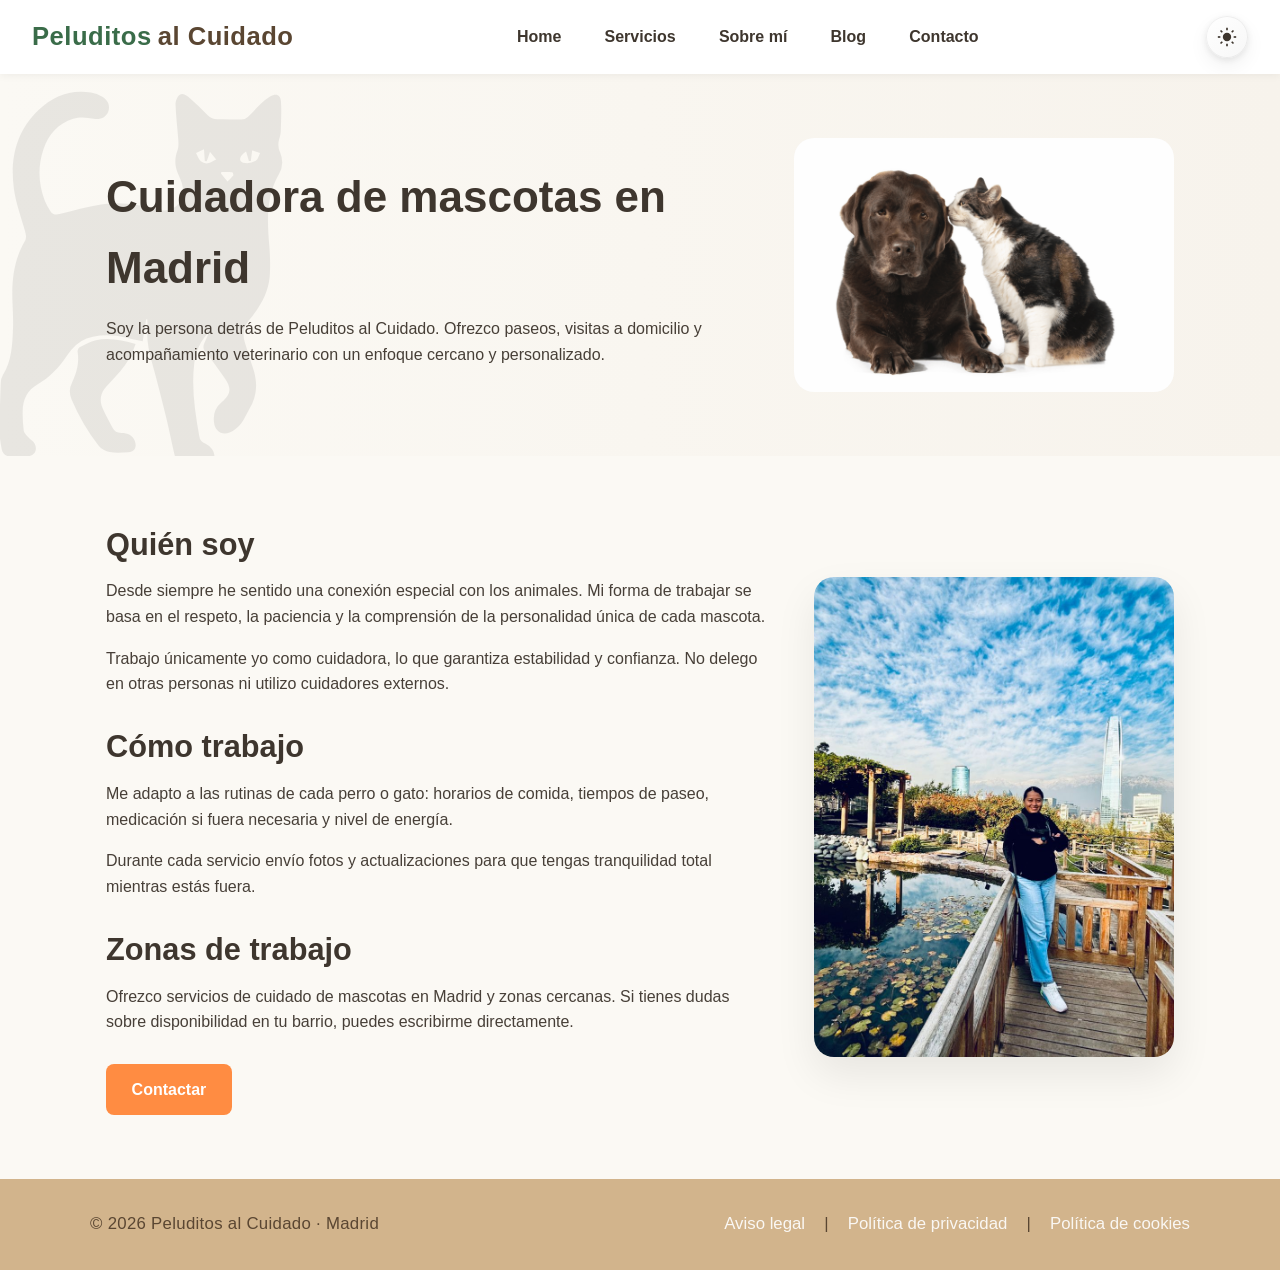
<file: sobre-mi.html>
<!DOCTYPE html>
<html lang="es">

<head>
    <meta charset="UTF-8" />
    <title>Cuidadora de Mascotas en Madrid | Sobre mí | Peluditos al Cuidado</title>
    <meta name="viewport" content="width=device-width, initial-scale=1" />
    <meta name="description"
        content="Conoce a la cuidadora de mascotas en Madrid detrás de Peluditos al Cuidado. Paseos, visitas a domicilio y acompañamiento veterinario con atención personalizada." />
    <meta name="robots" content="index,follow" />
    <link rel="stylesheet" href="styles.css" />
</head>

<body>

    <!-- HEADER -->
    <header class="site-header">
        <a href="index.html" class="logo" aria-label="Peluditos al Cuidado">
            <span class="parte1">Peluditos</span>
            <span class="parte2">al Cuidado</span>
        </a>

        <button class="nav-toggle" aria-label="Abrir menú" aria-controls="primary-nav" aria-expanded="false">
            <svg viewBox="0 0 24 24" width="24" height="24" aria-hidden="true">
                <path d="M3 6h18M3 12h18M3 18h18" stroke="currentColor" stroke-width="2" stroke-linecap="round" />
            </svg>
        </button>

        <nav id="primary-nav">
            <ul class="menu">
                <li><a href="index.html">Home</a></li>
                <li><a href="servicios.html">Servicios</a></li>
                <li><a href="sobre-mi.html" aria-current="page">Sobre mí</a></li>
                <li><a href="http://localhost:8000/blog">Blog</a></li>
                <li><a href="contacto.html">Contacto</a></li>
            </ul>
        </nav>

        <button id="themeToggle" class="theme-toggle" aria-label="Cambiar tema" aria-pressed="false"
            title="Cambiar tema">
            <svg class="sun" viewBox="0 0 24 24" width="20" height="20" fill="currentColor" aria-hidden="true">
                <circle cx="12" cy="12" r="5"></circle>
                <g stroke="currentColor" stroke-width="2">
                    <line x1="12" y1="1" x2="12" y2="4"></line>
                    <line x1="12" y1="20" x2="12" y2="23"></line>
                    <line x1="4.22" y1="4.22" x2="6.34" y2="6.34"></line>
                    <line x1="17.66" y1="17.66" x2="19.78" y2="19.78"></line>
                    <line x1="1" y1="12" x2="4" y2="12"></line>
                    <line x1="20" y1="12" x2="23" y2="12"></line>
                    <line x1="4.22" y1="19.78" x2="6.34" y2="17.66"></line>
                    <line x1="17.66" y1="6.34" x2="19.78" y2="4.22"></line>
                </g>
            </svg>

            <svg class="moon" viewBox="0 0 24 24" width="20" height="20" fill="currentColor" aria-hidden="true">
                <path d="M21 12.79A9 9 0 1111.21 3 7 7 0 0021 12.79z"></path>
            </svg>
        </button>
    </header>
    <!-- HERO SOBRE MÍ -->
    <section class="about-hero">
        <div class="container about-hero-inner">
            <div class="about-hero-text">
                <h1>Cuidadora de mascotas en Madrid</h1>
                <p>
                    Soy la persona detrás de Peluditos al Cuidado. Ofrezco paseos, visitas a domicilio y acompañamiento
                    veterinario
                    con un enfoque cercano y personalizado.
                </p>
            </div>

            <!-- Imagen decorativa a la derecha, alineada con el H1 -->
            <img class="about-hero-img" src="fotos/sobremiHEADER.png" alt="" aria-hidden="true" loading="eager" />
        </div>
    </section>

    <!-- QUIÉN SOY -->
    <section class="sobre-content">
        <div class="container sobre-grid">

            <div class="sobre-texto">
                <h2>Quién soy</h2>
                <p>
                    Desde siempre he sentido una conexión especial con los animales.
                    Mi forma de trabajar se basa en el respeto, la paciencia y la comprensión
                    de la personalidad única de cada mascota.
                </p>

                <p>
                    Trabajo únicamente yo como cuidadora, lo que garantiza estabilidad y confianza.
                    No delego en otras personas ni utilizo cuidadores externos.
                </p>

                <h2>Cómo trabajo</h2>
                <p>
                    Me adapto a las rutinas de cada perro o gato: horarios de comida,
                    tiempos de paseo, medicación si fuera necesaria y nivel de energía.
                </p>

                <p>
                    Durante cada servicio envío fotos y actualizaciones para que tengas
                    tranquilidad total mientras estás fuera.
                </p>

                <h2>Zonas de trabajo</h2>
                <p>
                    Ofrezco servicios de cuidado de mascotas en Madrid y zonas cercanas.
                    Si tienes dudas sobre disponibilidad en tu barrio, puedes escribirme directamente.
                </p>

                <a href="contacto.html" class="btn-cta">Contactar</a>
            </div>

            <div class="sobre-imagen">
                <img src="fotos/sobreMI.jpg" alt="Cuidadora de mascotas en Madrid paseando un perro" loading="lazy">
            </div>

        </div>
    </section>

    <!-- FOOTER (igual que el tuyo) -->
    <footer class="site-footer">
        <div class="footer-simple">
            <p>&copy; 2026 Peluditos al Cuidado · Madrid</p>

            <div class="footer-legal-links">
                <a href="aviso-legal.html">Aviso legal</a>
                <span>|</span>
                <a href="politica-privacidad.html">Política de privacidad</a>
                <span>|</span>
                <a href="politica-cookies.html">Política de cookies</a>
            </div>
        </div>
    </footer>

    <script src="scripts.js" defer></script>

</body>

</html>
</file>
<file: styles.css>
/* =========================================================
  0) PALETA Y VARIABLES GLOBALES
  ---------------------------------------------------------
  Aquí se definen los colores y medidas principales de
  toda la web. Si cambias algo aquí, se actualiza en
  todas las páginas automáticamente.
========================================================= */

:root{

  /* COLORES PRINCIPALES DEL SITIO */
  --fondo: #FBF9F4;         /* Fondo general de la web */
  --texto: #3E362E;         /* Color principal del texto */
  --secundario: #D2B48C;    /* Color arena para fondos suaves */
  --acento: #FF8C42;        /* Color para botones y enlaces */
  --tarjeta: #FFFFFF;       /* Fondo de tarjetas */

  /* ELEMENTOS VISUALES */
  --borde: rgba(0,0,0,0.08);             /* Bordes suaves */
  --shadow: 0 6px 22px rgba(0,0,0,.07);  /* Sombra estándar */
  --radius: 14px;                        /* Bordes redondeados */

  /* LAYOUT */
  --header-h: 68px;        /* Altura del header (para scroll) */
}


/* =========================================================
  1) BASE / RESET GLOBAL
  ---------------------------------------------------------
  Normaliza estilos básicos para todos los navegadores
  y define el comportamiento general del sitio.
========================================================= */
/* Reset básico */
*{
  box-sizing: border-box;
}

html,
body{
  margin: 0;
  padding: 0;
}

/* Comportamiento global */
html{
  scroll-behavior: smooth;
}

/* Base tipográfica y visual */
body{
  font-family: 'Segoe UI', Tahoma, sans-serif;
  background: var(--fondo);
  color: var(--texto);
  line-height: 1.6;
  scroll-padding-top: var(--header-h);
}

/* Multimedia */
img{
  display: block;
  max-width: 100%;
}

/* Contenedor general */
.container{
  max-width: 1100px;
  margin-inline: auto;
  padding-inline: 1rem;
}

/* Tipografía principal */
h1{
  font-size: clamp(1.8rem, 3.5vw, 2.75rem);
  margin: 0 0 1rem;
}

h2{
  font-size: clamp(1.4rem, 2.4vw, 2rem);
  margin: 0 0 .75rem;
}

/* Accesibilidad: foco visible para navegación con teclado */
:focus-visible{
  outline: 3px solid color-mix(in srgb, var(--acento) 35%, transparent);
  outline-offset: 2px;
}

/* Accesibilidad: reducir animaciones si el usuario lo prefiere */
@media (prefers-reduced-motion: reduce){
  *{
    transition: none !important;
    animation: none !important;
  }
}

/* =========================================================
  2) HEADER Y NAVEGACIÓN GLOBAL
  ---------------------------------------------------------
  Define la cabecera fija, el logo, el menú principal,
  el botón hamburguesa y el cambio de tema.
========================================================= */

/* Cabecera principal */
.site-header{
  position: sticky;
  top: 0;
  z-index: 1000;

  display: flex;
  align-items: center;
  justify-content: space-between;
  gap: 1rem;

  padding: 1rem 2rem;
  background: var(--tarjeta);
  box-shadow: 0 2px 8px rgba(0, 0, 0, 0.05);
}

/* Logo de marca */
.logo{
  display: inline-flex;
  align-items: center;
  gap: 6px;

  color: var(--texto);
  text-decoration: none;
  font-weight: 800;
  font-size: clamp(1.2rem, 1.2vw + 1rem, 1.6rem);
  letter-spacing: .5px;
  line-height: 1;
  white-space: nowrap;
}

.logo .parte1{
  color: #3A6C49;
}

.logo .parte2{
  color: #5A4632;
}

/* Menú principal */
.menu{
  display: flex;
  gap: 1.5rem;

  margin: 0;
  padding: 0;
  list-style: none;
}

.menu a{
  padding: .4rem .6rem;
  border-radius: 8px;

  color: var(--texto);
  text-decoration: none;
  font-weight: 600;

  transition: color .2s ease, background .2s ease;
}

.menu a:hover,
.menu a:focus-visible{
  color: var(--acento);
  background: rgba(135, 14, 7, 0.08);
}

/* Botón hamburguesa (solo móvil) */
.nav-toggle{
  display: none;

  width: 42px;
  height: 42px;
  border: none;
  border-radius: 999px;

  background: transparent;
  color: var(--texto);
  cursor: pointer;
  appearance: none;
}

/* Botón de cambio de tema */
.theme-toggle{
  display: inline-flex;
  align-items: center;
  justify-content: center;

  width: 42px;
  height: 42px;
  margin-inline-start: .25rem;

  border: none;
  border-radius: 999px;
  cursor: pointer;

  color: var(--texto);
  background: linear-gradient(135deg, #ffffff 0%, #f7f7f7 100%);
  box-shadow:
    inset 0 0 0 1px rgba(0, 0, 0, .06),
    0 2px 6px rgba(0, 0, 0, .08),
    0 8px 20px rgba(0, 0, 0, .06);

  transition:
    transform .15s ease,
    box-shadow .2s ease,
    background .2s ease;
}

.theme-toggle:hover{
  transform: scale(1.06);
}

/* :focus-visible permite mostrar el foco solo cuando es útil,
   por ejemplo en navegación con teclado. */
.theme-toggle:focus-visible{
  outline: none;
}

.theme-toggle .sun{
  display: block;
}

.theme-toggle .moon{
  display: none;
}

html[data-theme="dark"] .theme-toggle .sun{
  display: none;
}

html[data-theme="dark"] .theme-toggle .moon{
  display: block;
}

/* =========================================================
   HEADER RESPONSIVE
========================================================= */
@media (max-width: 768px){

  .site-header{
    padding: 1rem;
  }

  .nav-toggle{
    display: inline-flex;
    align-items: center;
    justify-content: center;
  }

  .site-header nav{
    position: fixed;
    top: 0;
    right: 0;
    bottom: 0;

    width: 78vw;
    max-width: 320px;
    padding: 84px 20px 20px;

    background: var(--tarjeta);
    box-shadow: -8px 0 24px rgba(0, 0, 0, .12);
    transform: translateX(100%);
    transition: transform .24s ease;
    z-index: 1200;
  }

  .site-header nav.is-open{
    transform: translateX(0);
  }

  .site-header .menu{
    flex-direction: column;
    align-items: flex-start;
    gap: 1rem;
  }

  body.nav-open{
    overflow: hidden;
  }

  .site-header::after{
    content: "";
    position: fixed;
    inset: 0;

    background: rgba(0, 0, 0, .35);
    opacity: 0;
    pointer-events: none;
    transition: opacity .24s ease;
    z-index: 1100;
  }

  body.nav-open .site-header::after{
    opacity: 1;
    pointer-events: auto;
  }
}

/* Ajustes pequeños de logo en pantallas muy estrechas */
@media (max-width: 480px){
  .logo{
    gap: 4px;
    font-size: 1.05rem;
    letter-spacing: .2px;
  }
}

/* =========================================================
  3) COMPONENTES GLOBALES
  ---------------------------------------------------------
  Botones, accesos rápidos y elementos reutilizables
  presentes en varias páginas.
========================================================= */

/* Botón principal de llamada a la acción */
.btn-cta{
  display: inline-block;
  padding: .8rem 1.6rem;
  border-radius: 8px;

  background: var(--acento);
  color: #fff;
  text-decoration: none;
  font-weight: 700;

  transition: background .2s ease, transform .1s ease;
}

.btn-cta:hover{
  background: #E67A36;
}

.btn-cta:active{
  transform: translateY(1px);
}


/* Botón de WhatsApp dentro de secciones */
.whatsapp-btn{
  display: inline-flex;
  align-items: center;
  gap: .6rem;

  padding: .9rem 1.6rem;
  border-radius: 10px;

  background: #25D366;
  color: #fff;
  text-decoration: none;
  font-weight: 600;

  box-shadow: 0 4px 12px rgba(0, 0, 0, .15);
  transition: transform .2s ease, background .2s ease;
}

.whatsapp-btn:hover{
  background: #20BA5A;
  transform: scale(1.03);
}

.whatsapp-btn .wa-icon{
  width: 22px;
  height: 22px;
  flex-shrink: 0;
  fill: currentColor;
}


/* Botón flotante de WhatsApp */
.whatsapp-float{
  position: fixed;
  right: 20px;
  bottom: 20px;
  z-index: 1000;

  display: inline-flex;
  align-items: center;
  justify-content: center;

  width: 56px;
  height: 56px;
  border-radius: 50%;

  text-decoration: none;
  box-shadow: 0 6px 18px rgba(0, 0, 0, .22);

  transition: transform .18s ease, box-shadow .18s ease;
}

.whatsapp-float:hover{
  transform: scale(1.08);
  box-shadow: 0 10px 24px rgba(0, 0, 0, .28);
}

.whatsapp-float .wa-icon{
  display: block;
  width: 100%;
  height: 100%;
}

/* Tooltip del botón flotante */
.whatsapp-float::after{
  content: attr(data-tooltip);
  position: absolute;
  right: 70px;
  bottom: 5px;

  padding: 6px 10px;
  border-radius: 6px;

  background: #333;
  color: #fff;
  font-size: .85rem;
  white-space: nowrap;

  opacity: 0;
  transform: translateY(5px);
  pointer-events: none;
  transition: opacity .25s ease, transform .25s ease;
}

.whatsapp-float:hover::after{
  opacity: 1;
  transform: translateY(0);
}

@media (max-width: 420px){
  .whatsapp-float{
    right: 14px;
    bottom: 14px;
    width: 52px;
    height: 52px;
  }
}


/* Botón "volver arriba" */
#toTop{
  position: fixed;
  right: 20px;
  bottom: 90px;
  z-index: 999;

  display: flex;
  align-items: center;
  justify-content: center;

  width: 52px;
  height: 52px;
  border: none;
  border-radius: 50%;

  background: var(--acento);
  color: #fff;
  cursor: pointer;

  box-shadow: 0 6px 18px rgba(0, 0, 0, .25);
  opacity: 0;
  pointer-events: none;

  transition: opacity .3s ease, transform .3s ease, background .2s ease;
}

#toTop svg{
  width: 22px;
  height: 22px;
  fill: none;
  stroke: #fff;
  stroke-width: 2;
}

#toTop.is-visible{
  opacity: 1;
  pointer-events: auto;
  transform: translateY(0);
}

#toTop:hover{
  background: #E67A36;
}

/* =========================================================
  4) MODO OSCURO GLOBAL
  ---------------------------------------------------------
  Sobrescribe las variables principales cuando el atributo
  data-theme="dark" está activo en el elemento <html>.
========================================================= */

html[data-theme="dark"]{

  /* Colores principales en modo oscuro */
  --fondo: #161615;
  --texto: #EDEAE6;
  --secundario: #8E7D62;
  --acento: #FF944F;
  --tarjeta: #22211F;

  /* Elementos visuales */
  --borde: rgba(255,255,255,0.08);
  --shadow: 0 6px 22px rgba(0,0,0,.6);
}

/* Ajuste específico del header en modo oscuro */
html[data-theme="dark"] .site-header{
  box-shadow: 0 2px 8px rgba(0,0,0,0.3);
}

/* =========================================================
  5) INDEX
========================================================= */

/* HERO */
.hero{
  position: relative;
  overflow: hidden;
  display:flex;
  flex-wrap: wrap;
  align-items:center;
  gap: 2rem;
  padding: 3rem 2rem;
  background: linear-gradient(to right, var(--fondo), #F7F3EC);
}

.hero-text{ flex: 1 1 350px; }
.hero-text p{ margin: 0 0 1.5rem; font-size: clamp(1rem, 1.2vw, 1.125rem); }
.hero-image{ flex: 1 1 320px; }
.hero-image img{
  max-width: 540px;
  width: 100%;
  border-radius: 12px;
  box-shadow: 0 12px 30px rgba(0,0,0,0.12);
}

/* Marca de agua hero (una sola vez, sin duplicados) */
.hero::before{
  content:"";
  position: absolute;
  left: clamp(-60px, -6vw, -24px);
  top: 50%;
  transform: translateY(-50%);
  width: clamp(280px, 40vw, 520px);
  aspect-ratio: 1 / 1;
  background: url("fotos/CatPawPrint.png") no-repeat center/contain;
  opacity: .08;
  pointer-events: none;
  z-index: 0;
}
.hero-text, .hero-image{ position: relative; z-index: 1; }

@media (max-width: 768px){
  .hero{ flex-direction: column; text-align: center; }
  .hero::before{
    left: 50%;
    top: 38%;
    transform: translate(-50%, -50%);
    width: min(62vw, 260px);
    opacity: .06;
  }
}

/* POR QUÉ */
.porque{
  padding: 3rem 2rem;
  background: var(--tarjeta);
}
.porque h2{ text-align:center; }
.porque-sub{
  text-align:center;
  max-width: 820px;
  margin: 0 auto 1.75rem;
  font-size: clamp(1rem, 1.2vw, 1.125rem);
  opacity: .95;
}
.porque-grid{
  display:grid;
  grid-template-columns: repeat(3, minmax(0, 1fr));
  gap: 1.25rem;
}
.porque-card{
  background: var(--fondo);
  border: 1px solid rgba(0,0,0,0.05);
  border-radius: 14px;
  padding: 1.5rem;
  box-shadow: 0 4px 12px rgba(0,0,0,0.05);
}
.porque-card h3{ margin: 0 0 .5rem; font-size: 1.15rem; }
.porque-card p{ margin: 0; }

@media (max-width: 900px){
  .porque-grid{ grid-template-columns: 1fr; }
}

/* SERVICIOS DESTACADOS (index) */
.servicios-home{
  padding: 3rem 2rem;
  background: var(--fondo);
}
.servicios-home h2{ text-align:center; }
.servicios-home-sub{
  text-align:center;
  max-width: 820px;
  margin: 0 auto 1.75rem;
  opacity: .95;
}
.cards{
  display:flex;
  flex-wrap: wrap;
  gap: 1.5rem;
  justify-content: center;
}
.card{
  background: var(--tarjeta);
  border-radius: 12px;
  padding: 1.5rem;
  flex: 1 1 250px;
  max-width: 280px;
  box-shadow: 0 4px 12px rgba(0,0,0,0.05);
  border: 1px solid rgba(0,0,0,0.03);
  transition: transform .2s;
}
.card:hover{ transform: translateY(-5px); }

.servicios-home-cta{
  display:flex;
  justify-content:center;
  margin-top: 1.6rem;
}

/* FAQ (index) */
.faq{
  padding: 3rem 2rem;
  background: var(--tarjeta);
}
.faq-intro{
  margin: 0 0 1.2rem;
  color: color-mix(in srgb, var(--texto) 75%, transparent);
}
.faq-item{
  margin: 0 0 1rem;
  border-radius: 14px;
  border: 1px solid rgba(0,0,0,0.06);
  background: color-mix(in srgb, var(--fondo) 55%, #fff 45%);
  box-shadow: 0 6px 18px rgba(0,0,0,.04);
  overflow: hidden;
}
.faq-item summary{
  list-style: none;
  cursor: pointer;
  padding: 1rem 1.1rem;
  font-weight: 800;
  display:flex;
  align-items:center;
  justify-content: space-between;
  gap: 1rem;
}
.faq-item summary::-webkit-details-marker{ display:none; }
.faq-item summary::after{
  content:"›";
  font-size: 1.4rem;
  opacity: .7;
  transition: transform .2s ease, opacity .2s ease;
}
.faq-item[open] summary::after{ transform: rotate(90deg); opacity: 1; }
.faq-content{
  padding: 0 1.1rem 1rem;
  color: color-mix(in srgb, var(--texto) 85%, transparent);
}
.faq-item[open]{
  border-color: rgba(255,140,66,0.35);
  box-shadow: 0 10px 26px rgba(0,0,0,.06);
}
html[data-theme="dark"] .faq-item{
  background: color-mix(in srgb, var(--tarjeta) 85%, #000 15%);
  border: 1px solid rgba(255,255,255,0.08);
}

/* CONTACTO (index) */
.contacto{
  position: relative;
  padding: 3rem 2rem 4.25rem;
  text-align: center;
  background: linear-gradient(
    to right,
    var(--fondo) 0%,
    color-mix(in srgb, var(--fondo) 95%, #000 5%) 100%
  );
}
html[data-theme="dark"] .contacto{
  background: linear-gradient(
    to right,
    var(--fondo) 0%,
    color-mix(in srgb, var(--fondo) 95%, #fff 45%) 100%
  );
}

.contacto::before{
  content:"";
  position:absolute;
  left: 50%;
  top: 0;
  transform: translate(-50%, -12%);
  width: clamp(220px, 34vw, 380px);
  aspect-ratio: 1 / 1;
  background: url("fotos/whatsAppINDEX.svg") no-repeat center/contain;
  opacity: .05;
  filter: grayscale(1) brightness(.85);
  pointer-events:none;
  z-index:0;
}
html[data-theme="dark"] .contacto::before{
  filter: grayscale(1) brightness(1.2);
  opacity: .07;
}
.contacto h2, .contacto p, .contacto a{
  position: relative;
  z-index: 1;
}

@media (max-width: 768px){
  .contacto::before{
    transform: translate(-50%, -10%);
    width: min(230px, 70vw);
    opacity: .05;
  }
}

/* FOOTER (index) */
.site-footer{
  background: var(--secundario);
  color:#5a4632;
  padding: 2rem 2rem;
  font-size: 1.05rem;
}
.footer-simple{
  max-width: 1100px;
  margin: auto;
  display:flex;
  justify-content: space-between;
  align-items:center;
  flex-wrap: wrap;
  gap: 1.2rem;
}
.footer-simple p{ margin:0; font-weight: 500; letter-spacing: .3px; }
.footer-legal-links{
  display:flex;
  gap: 1.2rem;
  font-weight: 500;
}
.footer-legal-links a{
  color:#fff;
  text-decoration:none;
  opacity:.9;
  transition: opacity .2s ease, transform .15s ease;
}
.footer-legal-links a:hover{
  opacity: 1;
  transform: translateY(-2px);
}
@media (max-width: 768px){
  .footer-simple{ flex-direction: column; text-align:center; }
  .footer-legal-links{ justify-content:center; flex-wrap: wrap; }
}

/* =========================================================
   6) LIGHTBOX GLOBAL
   ---------------------------------------------------------
   Lightbox propio para ampliar imágenes sin librerías externas.
========================================================= */

/* Contenedor principal del lightbox */
#lightbox{
  position: fixed;
  inset: 0;
  z-index: 9999;

  display: none;
  align-items: center;
  justify-content: center;

  padding: 24px;
  background: rgba(0, 0, 0, .8);
  cursor: zoom-out;
}

/* Estado visible */
#lightbox.is-open{
  display: flex;
  animation: lbFade .18s ease-out;
}

/* Imagen ampliada */
#lightbox .lb-img{
  position: relative;
  z-index: 1;

  max-width: min(92vw, 1100px);
  max-height: 85vh;
  border-radius: 14px;

  background: #fff;
  box-shadow: 0 12px 32px rgba(0, 0, 0, .35);
  cursor: default;
}

/* =========================================================
   CONTROLES DEL LIGHTBOX
========================================================= */

/* Botón de cierre */
#lightbox .lb-close{
  position: absolute;
  top: 14px;
  right: 16px;
  z-index: 2;

  width: 40px;
  height: 40px;
  border: none;
  border-radius: 999px;

  background: rgba(255, 255, 255, .15);
  color: #fff;
  font-size: 20px;
  cursor: pointer;
}

#lightbox .lb-close:hover{
  background: rgba(255, 255, 255, .28);
}

/* Botones de navegación */
#lightbox .lb-nav{
  position: absolute;
  top: 50%;
  z-index: 2;

  display: grid;
  place-items: center;

  width: 56px;
  height: 72px;
  border: none;
  border-radius: 10px;

  background: rgba(255, 255, 255, .12);
  color: #fff;
  font-size: 38px;
  cursor: pointer;
  user-select: none;
  transform: translateY(-50%);
}

#lightbox .lb-nav:hover{
  background: rgba(255, 255, 255, .25);
}

#lightbox .lb-prev{
  left: 16px;
}

#lightbox .lb-next{
  right: 16px;
}


/* =========================================================
   ESTADO DE CARGA
========================================================= */

/* Contenedor del spinner */
#lightbox .lb-spinner{
  position: absolute;
  inset: 0;
  z-index: 2;

  display: none;
  align-items: center;
  justify-content: center;
}

/* Mostrar spinner cuando está cargando */
#lightbox.is-loading .lb-spinner{
  display: flex;
}

/* Atenuar imagen mientras carga */
#lightbox.is-loading .lb-img{
  opacity: .25;
  filter: blur(1px);
  transition: opacity .2s ease;
}

/* Spinner visual */
#lightbox .lb-spinner::after{
  content: "";
  width: 36px;
  height: 36px;
  border: 3px solid rgba(255, 255, 255, .35);
  border-top-color: #fff;
  border-radius: 50%;

  animation: spin .8s linear infinite;
}


/* =========================================================
   ANIMACIONES
========================================================= */

@keyframes lbFade{
  from{ opacity: 0; }
  to{ opacity: 1; }
}

@keyframes spin{
  to{ transform: rotate(360deg); }
}

/* =========================================================
   7) SERVICIOS
   ---------------------------------------------------------
   Estilos de la página de servicios: hero, grid de tarjetas
   y llamada final a la acción.
========================================================= */

/* Hero principal de servicios */
.servicios-hero{
  position: relative;
  overflow: hidden;

  padding: 3rem 2rem;
  background: linear-gradient(to right, var(--fondo), #F7F3EC);
}

.servicios-hero h1{
  margin: 0 0 .5rem;
}

.servicios-hero p{
  margin: 0;
  max-width: 70ch;
  opacity: .95;
}

/* Marca de agua del hero */
.servicios-hero::before{
  content: "";
  position: absolute;
  top: 50%;
  left: clamp(-60px, -6vw, -24px);
  z-index: 0;

  width: clamp(280px, 40vw, 520px);
  aspect-ratio: 1 / 1;

  background: url("fotos/marcadeaguaSERVICIOS.svg") no-repeat center / contain;
  opacity: .07;
  pointer-events: none;
  transform: translateY(-50%);
}

/* Contenido por encima de la marca de agua */
.servicios-hero-inner{
  position: relative;
  z-index: 1;
}

/* Contenido principal de la página */
.servicios-page{
  padding: 3rem 2rem;
}

/* Grid de tarjetas */
.servicios-grid{
  display: grid;
  grid-template-columns: repeat(3, minmax(0, 1fr));
  gap: 1.25rem;
  align-items: stretch;
}

/* Tarjeta de servicio */
.servicio-card{
  display: flex;
  flex-direction: column;
  gap: .85rem;

  padding: 1.6rem;
  border: 1px solid rgba(0, 0, 0, .06);
  border-radius: 14px;

  background: var(--tarjeta);
  box-shadow: 0 6px 18px rgba(0, 0, 0, .05);
}

.servicio-card h2{
  margin: 0;
  font-size: 1.2rem;
}

.servicio-card p{
  margin: 0;
  opacity: .95;
}

.servicio-card ul{
  display: grid;
  gap: .35rem;

  margin: .2rem 0 0;
  padding-left: 1.1rem;
}

.servicio-card .btn-cta{
  align-self: flex-start;
  margin-top: auto;
}

/* Bloque final CTA */
.servicios-cta{
  padding: 3rem 2rem;
  text-align: center;
  background: var(--tarjeta);
}

.servicios-cta p{
  max-width: 70ch;
  margin: .6rem auto 1.3rem;
  opacity: .95;
}

/* Responsive */
@media (max-width: 900px){
  .servicios-grid{
    grid-template-columns: 1fr;
  }

  .servicio-card .btn-cta{
    width: 100%;
    text-align: center;
  }
}

/* ===============================
   SERVICIOS (servicios.html)
================================*/
/* HERO SERVICIOS */
.servicios-hero{
  padding: 4rem 2rem;
  background: linear-gradient(to right, var(--fondo), #ffffff);
}

.servicios-hero-inner{
  display: flex;
  align-items: center;
  justify-content: space-between;
  gap: 3rem;
}

.servicios-hero-text{
  flex: 1;
  max-width: 600px;
}

.servicios-hero-media{
  flex: 0 0 auto;
}

.servicios-hero-img{
  width: min(380px, 32vw);
  height: auto;
  border-radius: 22px;            /* 🔹 bordes suaves */
  box-shadow: 0 18px 40px rgba(1,1,1,0.08);  /* 🔹 sombra elegante */
  display: block;
}
/* Responsive: en móvil baja la imagen o se oculta */
@media (max-width: 900px){
  .servicios-hero-inner{
    flex-direction: column;
    align-items: flex-start;
  }

  .servicios-hero-img{
    width: min(260px, 70vw);
  }
}

/* Bloque emocional */
.servicios-confianza{
  background: #3a6c49; /* puedes cambiar al color que estés usando */
  padding: 4rem 2rem;
  text-align: center;
}

.confianza-texto{
  color: white;
  font-size: clamp(1.3rem, 2.2vw, 2rem);
  font-weight: 500;
  line-height: 1.5;
  max-width: 900px;
  margin: 0 auto 2rem auto;
}

.confianza-texto:last-child{
  margin-bottom: 0;
}
.nota-precio{
  font-size: 0.95rem;
  opacity: 0.75;
  font-weight: 400;
  margin-top: 1.5rem;
}

/* =========================================================
  8) SOBRE MÍ
  ---------------------------------------------------------
  Hero principal, contenido descriptivo e imagen de apoyo
  de la página sobre mí.
========================================================= */

/* Hero principal */
.about-hero{
  position: relative;
  overflow: hidden;

  padding: 4rem 2rem;
  background: linear-gradient(to right, var(--fondo), #F7F3EC);
}

.about-hero-inner{
  position: relative;
  z-index: 1;

  display: flex;
  align-items: center;
  justify-content: space-between;
  gap: 3rem;
}

/* Marca de agua del hero */
.about-hero::before{
  content: "";
  position: absolute;
  top: 55%;
  left: clamp(-80px, -7vw, -40px);
  z-index: 0;

  width: clamp(320px, 42vw, 560px);
  aspect-ratio: 1 / 1;

  background: url("fotos/marcadeaguaSOBREMI.svg") no-repeat center / contain;
  opacity: .07;
  pointer-events: none;
  transform: translateY(-50%);
}

/* Texto del hero */
.about-hero-text{
  flex: 1;
  max-width: 680px;
}

.about-hero-text h1{
  margin: 0 0 .8rem;
}

.about-hero-text p{
  margin: 0;
  font-size: clamp(1rem, 1.2vw, 1.125rem);
  opacity: .95;
}

/* Imagen del hero */
.about-hero-img{
  flex: 0 0 auto;
  display: block;

  width: min(380px, 32vw);
  height: auto;
  border-radius: 20px;
  opacity: .95;
}

/* Responsive del hero */
@media (max-width: 900px){
  .about-hero::before{
    top: 38%;
    left: 50%;
    width: min(62vw, 260px);
    opacity: .06;
    transform: translate(-50%, -50%);
  }

  .about-hero-inner{
    flex-direction: column;
    align-items: flex-start;
    gap: 1.5rem;
  }

  .about-hero-img{
    width: min(260px, 72vw);
  }
}

@media (max-width: 520px){
  .about-hero{
    padding: 3rem 1.25rem;
  }
}


/* Contenido principal */
.sobre-content{
  padding: 4rem 2rem;
}

.sobre-grid{
  display: flex;
  align-items: center;
  gap: 3rem;
}

.sobre-texto{
  flex: 1;
  min-width: 0;
}

.sobre-texto h2{
  margin: 1.6rem 0 .6rem;
}

.sobre-texto h2:first-of-type{
  margin-top: 0;
}

.sobre-texto p{
  margin: 0 0 1rem;
  font-size: clamp(1rem, 1.1vw, 1.125rem);
  opacity: .95;
}

.sobre-texto .btn-cta{
  margin-top: .8rem;
}

/* Imagen secundaria */
.sobre-imagen{
  flex: 0 0 auto;
}

.sobre-imagen img{
  display: block;
  width: 360px;
  max-width: 100%;
  height: auto;

  border-radius: 20px;
  box-shadow: 0 18px 40px rgba(0, 0, 0, .08);
}

/* Responsive del contenido */
@media (max-width: 900px){
  .sobre-grid{
    flex-direction: column;
    align-items: flex-start;
  }

  .sobre-imagen img{
    width: min(420px, 100%);
  }
}

/* Ajuste suave en modo oscuro */
html[data-theme="dark"] .sobre{
  background: linear-gradient(
    to right,
    var(--fondo) 0%,
    color-mix(in srgb, var(--fondo) 95%, #fff 45%) 100%
  );
}

/* =========================================================
  15) BLOG (Laravel)
  ---------------------------------------------------------
  Estilos del listado de artículos del blog de Peluditos
========================================================= */

.blog-page{
  padding: 3rem 2rem;
}

.page-title{
  margin-bottom: 2rem;
}

/* Tarjetas de artículos */
.post-card{
  background: var(--tarjeta);
  border: 1px solid rgba(0,0,0,0.06);
  border-radius: var(--radius);
  padding: 1.6rem;
  box-shadow: 0 6px 18px rgba(0,0,0,.05);
  margin-bottom: 1.6rem;
}

/* Título */
.post-title{
  margin: 0 0 .5rem;
}

.post-title a{
  color: var(--texto);
  text-decoration: none;
}

.post-title a:hover{
  color: var(--acento);
}

/* Imagen */
.post-image{
  width: 100%;
  max-width: 600px;
  border-radius: 16px;
  margin: .8rem 0 1rem;
}

/* Meta */
.post-meta{
  font-size: .9rem;
  opacity: .7;
  margin-bottom: .6rem;
}

/* Extracto */
.post-excerpt{
  margin-bottom: 1rem;
  opacity: .95;
}

/* Leer más */
.post-readmore{
  font-weight: 700;
  color: var(--acento);
  text-decoration: none;
}

.post-readmore:hover{
  text-decoration: underline;
}

/* =========================================================
  CONTACTO (contacto.html)
========================================================= */
.contacto-hero{
  padding: 4rem 2rem;
  background: linear-gradient(to right, var(--fondo), #F7F3EC);
}

.contacto-hero-inner{
  display: flex;
  align-items: center;
  justify-content: space-between;
  gap: 3rem;
}

.contacto-hero-text{
  flex: 1;
  max-width: 720px;
}

.contacto-hero-text p{
  margin: 0;
  font-size: clamp(1rem, 1.2vw, 1.125rem);
  opacity: .95;
}

.contacto-hero-ctas{
  display: flex;
  gap: .75rem;
  margin-top: 1.2rem;
  flex-wrap: wrap;
}

.btn-outline{
  background: transparent;
  color: var(--acento);
  border: 2px solid var(--acento);
}
.btn-outline:hover{
  background: var(--acento);
  color: #fff;
}

.contacto-nota{
  margin-top: 1rem;
  font-size: .95rem;
  opacity: .8;
}

/* Imagen hero Contacto (mismas dimensiones que Blog) */
.contacto-hero-img{
  width: min(420px, 36vw);
  height: auto;
  display: block;
  border-radius: 20px;
  box-shadow: 0 18px 40px rgba(0,0,0,0.10);
}

.contacto-page{
  padding: 3rem 2rem;
}

.contacto-grid{
  display: grid;
  grid-template-columns: 1.2fr .8fr;
  gap: 1.25rem;
  align-items: start;
}

.contacto-card{
  background: var(--tarjeta);
  border: 1px solid rgba(0,0,0,0.06);
  border-radius: var(--radius);
  padding: 1.6rem;
  box-shadow: 0 6px 18px rgba(0,0,0,.05);
}

.contacto-sub{
  margin: 0 0 1rem;
  opacity: .9;
}

.contacto-form{
  display: grid;
  gap: .9rem;
  margin-top: .8rem;
}

.field label{
  display: block;
  font-weight: 700;
  margin-bottom: .35rem;
}

.contacto-form input,
.contacto-form textarea,
.contacto-form select{
  width: 100%;
  padding: .85rem;
  border-radius: 10px;
  border: 1px solid color-mix(in srgb, var(--texto) 18%, transparent);
  background: color-mix(in srgb, var(--fondo) 55%, #fff 45%);
  color: var(--texto);
  font: inherit;
}

.contacto-form textarea{ resize: vertical; }

.contacto-legal{
  margin: .4rem 0 0;
  font-size: .92rem;
  opacity: .85;
}
.contacto-legal a{
  color: var(--acento);
  text-decoration: none;
}
.contacto-legal a:hover{ text-decoration: underline; }

.contacto-info{
  list-style: none;
  padding: 0;
  margin: .75rem 0 0;
  display: grid;
  gap: .75rem;
}

.contacto-info li{
  display: grid;
  gap: .15rem;
  padding: .75rem;
  border-radius: 12px;
  background: color-mix(in srgb, var(--fondo) 60%, #fff 40%);
  border: 1px solid rgba(0,0,0,0.05);
}

.contacto-info .k{
  font-weight: 800;
  font-size: .95rem;
  opacity: .85;
}

.contacto-info .v{
  font-weight: 700;
  color: var(--texto);
  text-decoration: none;
}

.contacto-mini{
  margin-top: 1.25rem;
  padding-top: 1.25rem;
  border-top: 1px dashed rgba(0,0,0,0.12);
}

.contacto-mini h3{
  margin: 0 0 .4rem;
  font-size: 1.05rem;
}
.contacto-mini p{
  margin: 0;
  opacity: .9;
}

/* Responsive */
@media (max-width: 900px){
  .contacto-hero-inner{
    flex-direction: column;
    align-items: flex-start;
    gap: 1.5rem;
  }
  .contacto-hero-img{
    width: min(280px, 70vw);
  }
  .contacto-grid{
    grid-template-columns: 1fr;
  }
}

/* =========================================================
  11) CONTACTO - MARCA DE AGUA Y AJUSTES DE MODO OSCURO
  ---------------------------------------------------------
  Añade la marca de agua en la zona del formulario y
  mejora la legibilidad del bloque de contacto en dark mode.
========================================================= */

/* Contenedor principal de la marca de agua */
.contacto-page{
  position: relative;
  overflow: hidden; /* evita que la marca se salga del bloque */
}

/* Marca de agua decorativa */
.contacto-page::before{
  content: "";
  position: absolute;
  inset: 0;
  z-index: 0;

  background: url("fotos/marcaAGUAconatcto.svg") no-repeat;
  background-position: left 8% center;
  background-size: min(520px, 60vw);

  opacity: .08;
  pointer-events: none;
}

/* El contenido debe quedar por encima de la marca */
.contacto-page .container{
  position: relative;
  z-index: 1;
}

/* Ajustes responsive para la marca de agua */
@media (max-width: 768px){
  .contacto-page::before{
    background-position: center top 12%;
    background-size: min(420px, 80vw);
    opacity: .06;
  }
}

/* =========================================================
  MODO OSCURO - CONTACTO
========================================================= */

/* Marca de agua en dark mode */
html[data-theme="dark"] .contacto-page::before{
  opacity: .22;
  filter: grayscale(1.8) brightness(1.2);
}

/* Tarjetas y campos del formulario en dark mode */
html[data-theme="dark"] .contacto-card{
  border-color: rgba(255,255,255,0.08);
  box-shadow: 0 10px 26px rgba(0,0,0,.25);
}

html[data-theme="dark"] .contacto-form input,
html[data-theme="dark"] .contacto-form textarea,
html[data-theme="dark"] .contacto-form select,
html[data-theme="dark"] .contacto-info li{
  background: color-mix(in srgb, var(--tarjeta) 85%, #000 15%);
  border-color: rgba(255,255,255,0.08);
}

/* =========================================================
  12) AVISO LEGAL
  ---------------------------------------------------------
  Hero principal de la página legal con marca de agua y
  ajuste visual en modo oscuro.
========================================================= */

/* Hero principal */
.legal-hero{
  position: relative;
  overflow: hidden;

  padding: 4rem 2rem;
  background: linear-gradient(to right, var(--fondo), #F7F3EC);
}

/* Marca de agua decorativa */
.legal-hero::before{
  content: "";
  position: absolute;
  top: 50%;
  right: clamp(-60px, -6vw, -24px);
  z-index: 0;

  width: clamp(280px, 40vw, 520px);
  aspect-ratio: 1 / 1;

  background: url("fotos/marcaAGUAavisoLEGAL.svg") no-repeat center / contain;
  opacity: .07;
  pointer-events: none;
  transform: translateY(-50%);
}

/* El contenido queda por encima */
.legal-hero .container{
  position: relative;
  z-index: 1;
}

/* Responsive */
@media (max-width: 900px){
  .legal-hero::before{
    top: 38%;
    left: 50%;
    width: min(62vw, 260px);
    opacity: .06;
    transform: translate(-50%, -50%);
  }
}

/* Ajuste visual en modo oscuro */
html[data-theme="dark"] .legal-hero{
  background: linear-gradient(
    to right,
    var(--fondo) 0%,
    color-mix(in srgb, var(--fondo) 95%, #fff 45%) 100%
  );
}

/* =========================================================
  13) POLÍTICA DE PRIVACIDAD
  ---------------------------------------------------------
  Hero principal de la página de privacidad con marca de
  agua decorativa y ajuste visual en modo oscuro.
========================================================= */

/* Hero principal */
.privacidad-hero{
  position: relative;
  overflow: hidden;

  padding: 4rem 2rem;
  background: linear-gradient(to right, var(--fondo), #F7F3EC);
}

/* Marca de agua decorativa */
.privacidad-hero::before{
  content: "";
  position: absolute;
  top: 50%;
  right: clamp(-60px, -6vw, -24px);
  z-index: 0;

  width: clamp(280px, 40vw, 520px);
  aspect-ratio: 1 / 1;

  background: url("fotos/politicadePRIVACIDAAD.svg") no-repeat center / contain;
  opacity: .07;
  pointer-events: none;
  transform: translateY(-50%);
}

/* El contenido queda por encima */
.privacidad-hero .container{
  position: relative;
  z-index: 1;
}

/* Responsive */
@media (max-width: 900px){
  .privacidad-hero::before{
    top: 38%;
    left: 50%;
    width: min(62vw, 260px);
    opacity: .06;
    transform: translate(-50%, -50%);
  }
}

/* Ajuste visual en modo oscuro */
html[data-theme="dark"] .privacidad-hero{
  background: linear-gradient(
    to right,
    var(--fondo) 0%,
    color-mix(in srgb, var(--fondo) 95%, #fff 45%) 100%
  );
}

/* =========================================================
  14) POLÍTICA DE COOKIES
  ---------------------------------------------------------
  Hero principal de la página de cookies con marca de agua
  decorativa y ajuste visual en modo oscuro.
========================================================= */

/* Hero principal */
.cookies-hero{
  position: relative;
  overflow: hidden;

  padding: 4rem 2rem;
  background: linear-gradient(to right, var(--fondo), #F7F3EC);
}

/* Marca de agua decorativa */
.cookies-hero::before{
  content: "";
  position: absolute;
  top: 50%;
  right: clamp(-60px, -6vw, -24px);
  z-index: 0;

  width: clamp(280px, 40vw, 520px);
  aspect-ratio: 1 / 1;

  background: url("fotos/politicadeCOOKIES.svg") no-repeat center / contain;
  opacity: .07;
  pointer-events: none;
  transform: translateY(-50%);
}

/* El contenido queda por encima */
.cookies-hero .container{
  position: relative;
  z-index: 1;
}

/* Responsive */
@media (max-width: 900px){
  .cookies-hero::before{
    top: 38%;
    left: 50%;
    width: min(62vw, 260px);
    opacity: .06;
    transform: translate(-50%, -50%);
  }
}

/* Ajuste visual en modo oscuro */
html[data-theme="dark"] .cookies-hero{
  background: linear-gradient(
    to right,
    var(--fondo) 0%,
    color-mix(in srgb, var(--fondo) 95%, #fff 45%) 100%
  );
}
</file>
